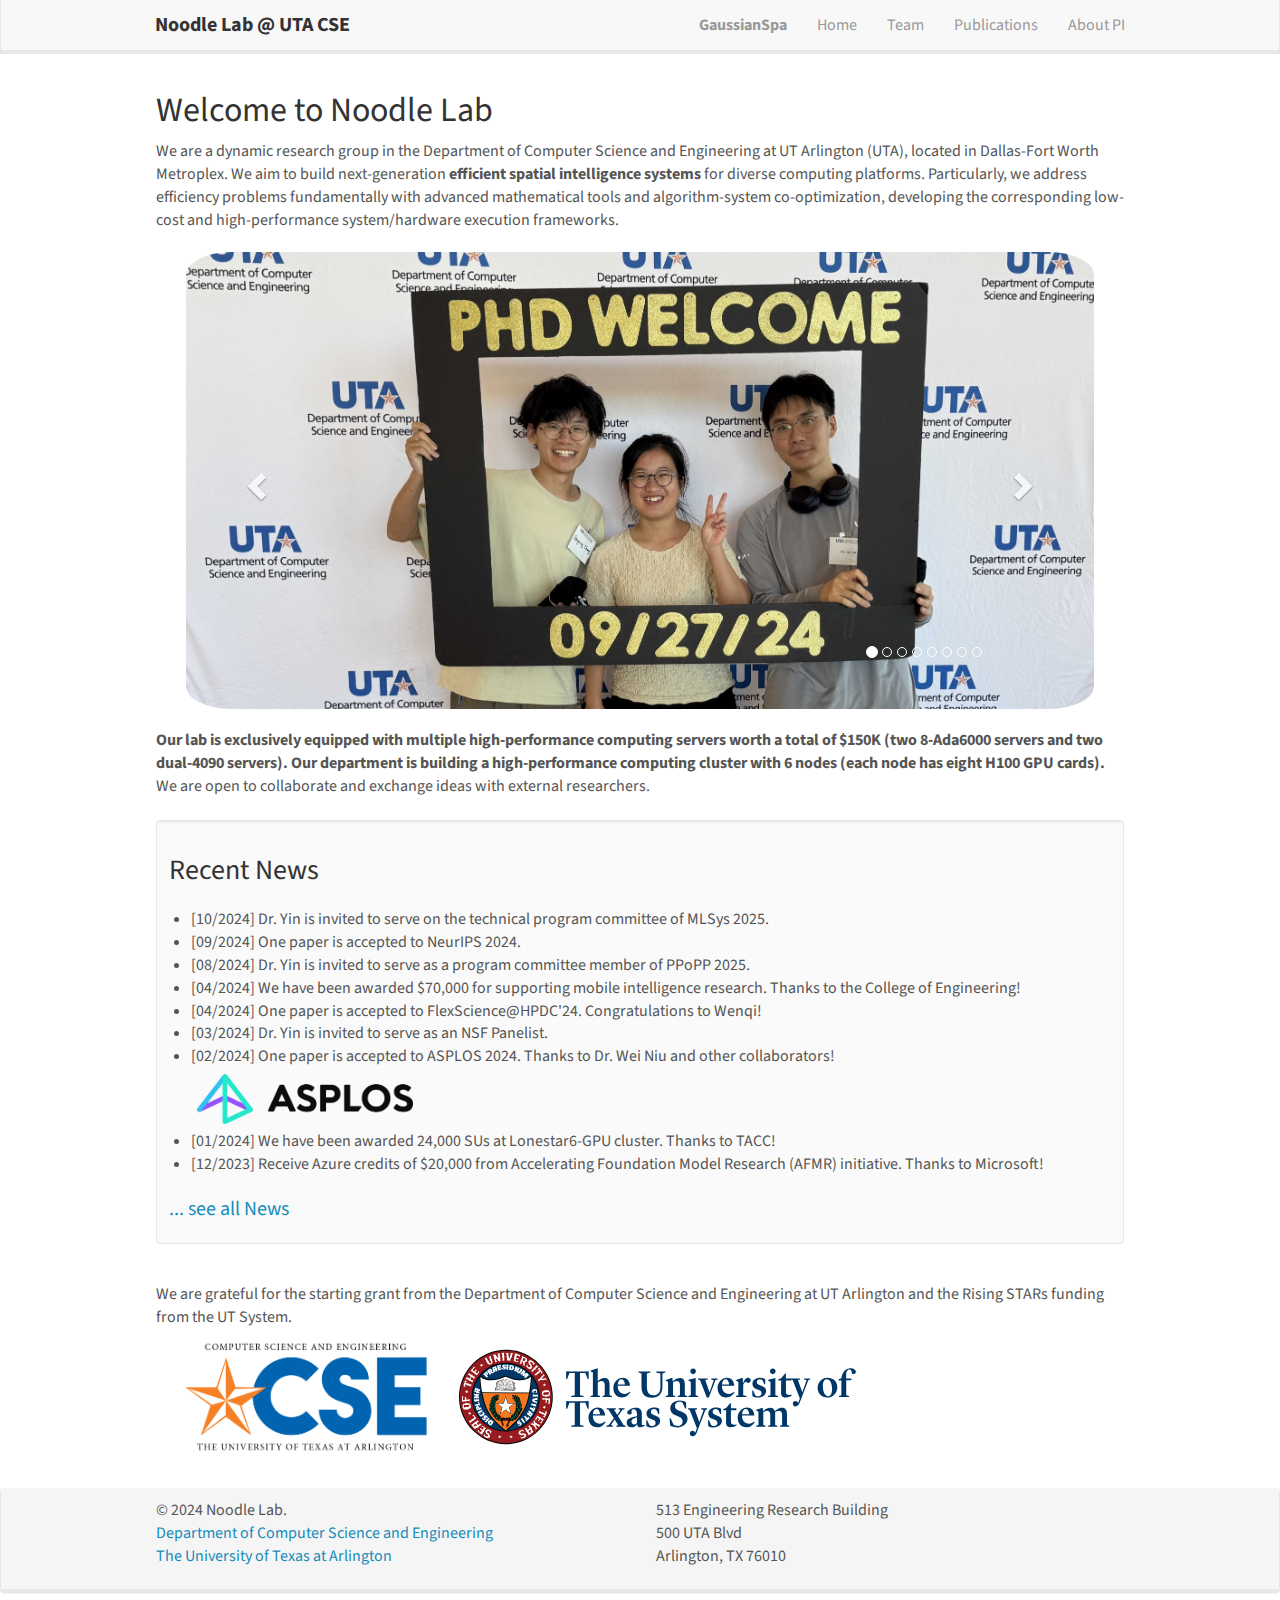
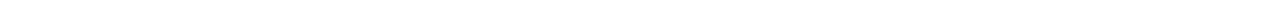
<file: index.html>
<!DOCTYPE html>
<html>

  <head>
  <meta charset="utf-8">
  <meta http-equiv="X-UA-Compatible" content="IE=edge">
  <meta name="viewport" content="width=device-width, initial-scale=1">
  <title>Home - Noodle Lab</title>
  <meta name="description" content="Noodle Lab at the University of Texas at Arlington">
  <link rel="stylesheet" href="/css/main.css">
  <link rel="canonical" href="/">
<link rel="shortcut icon" type ="image/x-icon" href="/images/favicon.ico">



</head>


  <body>

    <div class="navbar navbar-default navbar-fixed-top" role="navigation">
  <div class="container-fluid">
	<div class="navbar-header">
	  <button type="button" class="navbar-toggle collapsed" data-toggle="collapse" data-target="#navbar-collapse-1" aria-expanded="false">
		<span class="sr-only">Toggle navigation</span>
		<span class="icon-bar"></span>
		<span class="icon-bar"></span>
		<span class="icon-bar"></span>
	  </button>
	
    <a class="navbar-brand" href="/"><b>Noodle Lab @ UTA CSE</b></a>
	</div>
	<div class="collapse navbar-collapse" id="navbar-collapse-1">
	  <ul class="nav navbar-nav navbar-right">
		<li><a href="https://gaussianspa.github.io/"><b>GaussianSpa</b></a></li>
		<li><a href="/">Home</a></li>	
		<li><a href="/team">Team</a></li>
		<!-- <li><a href="/research">Research</a></li> -->
		<li><a href="/publications">Publications</a></li>
		<li><a href="/about">About PI</a></li>
	  </ul>
	</div>
  </div>
</div>


    <div class="container-fluid">
      <div class="row">
          <div id="homeid" class="col-sm-12">
	<h2 id="welcome-to-noodle-lab">Welcome to Noodle Lab</h2>

<p>We are a dynamic research group in the Department of Computer Science and Engineering at UT Arlington (UTA), located in Dallas-Fort Worth Metroplex. We aim to build next-generation <strong>efficient spatial intelligence systems</strong> for diverse computing platforms. Particularly, we address efficiency problems fundamentally with advanced mathematical tools and algorithm-system co-optimization, developing the corresponding low-cost and high-performance system/hardware execution frameworks.</p>

<div id="carousel" class="carousel slide" data-ride="carousel" data-interval="2400" data-pause="hover">
    <!-- Menu -->
    
    <ol class="carousel-indicators">
        <li data-target="#carousel" data-slide-to="0" class="active"></li>
        <li data-target="#carousel" data-slide-to="1"></li>
        <li data-target="#carousel" data-slide-to="2"></li>
        <li data-target="#carousel" data-slide-to="3"></li>
        <li data-target="#carousel" data-slide-to="4"></li>
        <li data-target="#carousel" data-slide-to="5"></li>
        <li data-target="#carousel" data-slide-to="6"></li>
        <li data-target="#carousel" data-slide-to="7"></li>
    </ol>

    <!-- Items -->
    <div class="carousel-inner">
        <div class="item active">
            <img src="/images/slider/welcome.jpg" alt="Slide 1" />
        </div>
        <div class="item">
            <img src="/images/slider/erb3.jpg" alt="Slide 2" />
        </div>
        <div class="item">
            <img src="/images/slider/group-meeting.jpg" alt="Slide 3" />
        </div>
        <div class="item">
            <img src="/images/slider/servers.jpg" alt="Slide 4" />
        </div> 
        <div class="item">
            <img src="/images/slider/erb2.jpg" alt="Slide 5" />
        </div>
        <div class="item">
            <img src="/images/slider/present1.jpg" alt="Slide 6" />
        </div>
        <div class="item">
            <img src="/images/slider/erb1.jpg" alt="Slide 7" />
        </div>     
        <div class="item">
            <img src="/images/slider/seminar.jpg" alt="Slide 8" />
        </div>  
    </div>
  <a class="left carousel-control" href="#carousel" role="button" data-slide="prev">
    <span class="glyphicon glyphicon-chevron-left" aria-hidden="true"></span>
    <span class="sr-only">Previous</span>
  </a>
  <a class="right carousel-control" href="#carousel" role="button" data-slide="next">
    <span class="glyphicon glyphicon-chevron-right" aria-hidden="true"></span>
    <span class="sr-only">Next</span>
  </a>
</div>

<p><strong>Our lab is exclusively equipped with multiple high-performance computing servers worth a total of $150K (two 8-Ada6000 servers and two dual-4090 servers). Our department is building a high-performance computing cluster with 6 nodes (each node has eight H100 GPU cards).</strong> We are open to collaborate and exchange ideas with external researchers.</p>

<p><!-- **We are looking for passionate and self-motivated PhD students to join our lab! See [openings](/openings).** --></p>

<!-- We are grateful for funding from Leiden University, [NWO](www.nwo.nl) ([Vidi talent scheme](http://www.nwo.nl/en/research-and-results/programmes/Talent+Scheme) and the [Frontiers in Nanoscience program](https://www.universiteitleiden.nl/en/research/research-projects/science/frontiers-of-nanoscience-nanofront)), and from an [ERC starting grant](https://erc.europa.eu/funding/starting-grants).

<figure class="fourth">
  <img src="/images/logopic/Logo_Leiden.jpg" style="width: 210px">
  <img src="/images/logopic/Logo_Nanofront.jpg" style="width: 110px">
  <img src="/images/logopic/Logo_NWO.jpg" style="width: 120px">
  <img src="/images/logopic/Logo_ERC.jpg" style="width: 110px">
</figure> -->

  </div>
  <div id="newsid" class="col-sm-12" >
	
<div class="well">
<h3>Recent News</h3>

<ul id="newsid">

<!-- [10/2024]<p>Dr. Yin is invited to serve on the technical program committee of MLSys 2025.</p>
 -->
  <li>[10/2024]  Dr. Yin is invited to serve on the technical program committee of MLSys 2025.</li>

<!-- [09/2024]<p>One paper is accepted to NeurIPS 2024.</p>
 -->
  <li>[09/2024]  One paper is accepted to NeurIPS 2024. </li>

<!-- [08/2024]<p>Dr. Yin is invited to serve as a program committee member of PPoPP 2025.</p>
 -->
  <li>[08/2024]  Dr. Yin is invited to serve as a program committee member of PPoPP 2025.</li>

<!-- [04/2024]<p>We have been awarded $70,000 for supporting mobile intelligence research. Thanks to the College of Engineering!</p>
 -->
  <li>[04/2024]  We have been awarded $70,000 for supporting mobile intelligence research. Thanks to the College of Engineering!</li>

<!-- [04/2024]<p>One paper is accepted to FlexScience@HPDC’24. Congratulations to Wenqi!</p>
 -->
  <li>[04/2024]  One paper is accepted to FlexScience@HPDC'24. Congratulations to Wenqi!</li>

<!-- [03/2024]<p>Dr. Yin is invited to serve as an NSF Panelist.</p>
 -->
  <li>[03/2024]  Dr. Yin is invited to serve as an NSF Panelist.</li>

<!-- [02/2024]<p>One paper is accepted to ASPLOS 2024. Thanks to Dr. Wei Niu and other collaborators! <img src="/images/newspic/asplos.png" class="img-responsive" style="max-height: 50px" /></p>
 -->
  <li>[02/2024]  One paper is accepted to ASPLOS 2024. Thanks to Dr. Wei Niu and other collaborators! <img src='/images/newspic/asplos.png' class='img-responsive' style='max-height: 50px' /></li>

<!-- [01/2024]<p>We have been awarded 24,000 SUs at Lonestar6-GPU cluster. Thanks to TACC!</p>
 -->
  <li>[01/2024]  We have been awarded 24,000 SUs at Lonestar6-GPU cluster. Thanks to TACC!</li>

<!-- [12/2023]<p>Receive Azure credits of $20,000 from Accelerating Foundation Model Research (AFMR) initiative. Thanks to Microsoft!</p>
 -->
  <li>[12/2023]  Receive Azure credits of $20,000 from Accelerating Foundation Model Research (AFMR) initiative. Thanks to Microsoft!</li>

</ul>
<h4><a href="/allnews.html">... see all News</a></h4>

    </div>

  </div>

  <div id="homeid" class="col-sm-12">
    
<br>
We are grateful for the starting grant from the Department of Computer Science and Engineering at UT Arlington and the Rising STARs funding from the UT System.
<figure class="fourth">
  <img src="/images/logopic/CSE_tshirtdesign_Sebastian_Klingler.png" style="width: 300px">
  <img src="/images/logopic/uts-logo-primary-web-0923.svg" style="width: 400px">

</figure>
<br>

  </div>
      </div>
    </div>

    <div id="footer" class="panel">
  <div class="panel-footer">
	<div class="container-fluid">
	  <div class="row">
		<div class="col-sm-6">

		  <p>&copy 2024 Noodle Lab. <br />
			<a href="https://www.uta.edu/academics/schools-colleges/engineering/academics/departments/cse">Department of Computer Science and Engineering</a> <br />
			<a href="https://www.uta.edu/">The University of Texas at Arlington</a></p>


		   <p>  </p><p>


		</div>
		<div class="col-sm-6">
		  513 Engineering Research Building<br />
		  500 UTA Blvd <br /> 
		  Arlington, TX 76010 <br />
            <!-- (<a href="https://goo.gl/maps/H2RjutkyoUH2">Maps</a>, <a href="http://www.physics.leidenuniv.nl/travel-directions">Directions</a>) -->
		</div>
	  </div>
	</div>
  </div>
</div>

<script src="https://ajax.googleapis.com/ajax/libs/jquery/1.11.3/jquery.min.js"></script>
<script src="/js/bootstrap.min.js"></script>


  </body>

</html>
</file>
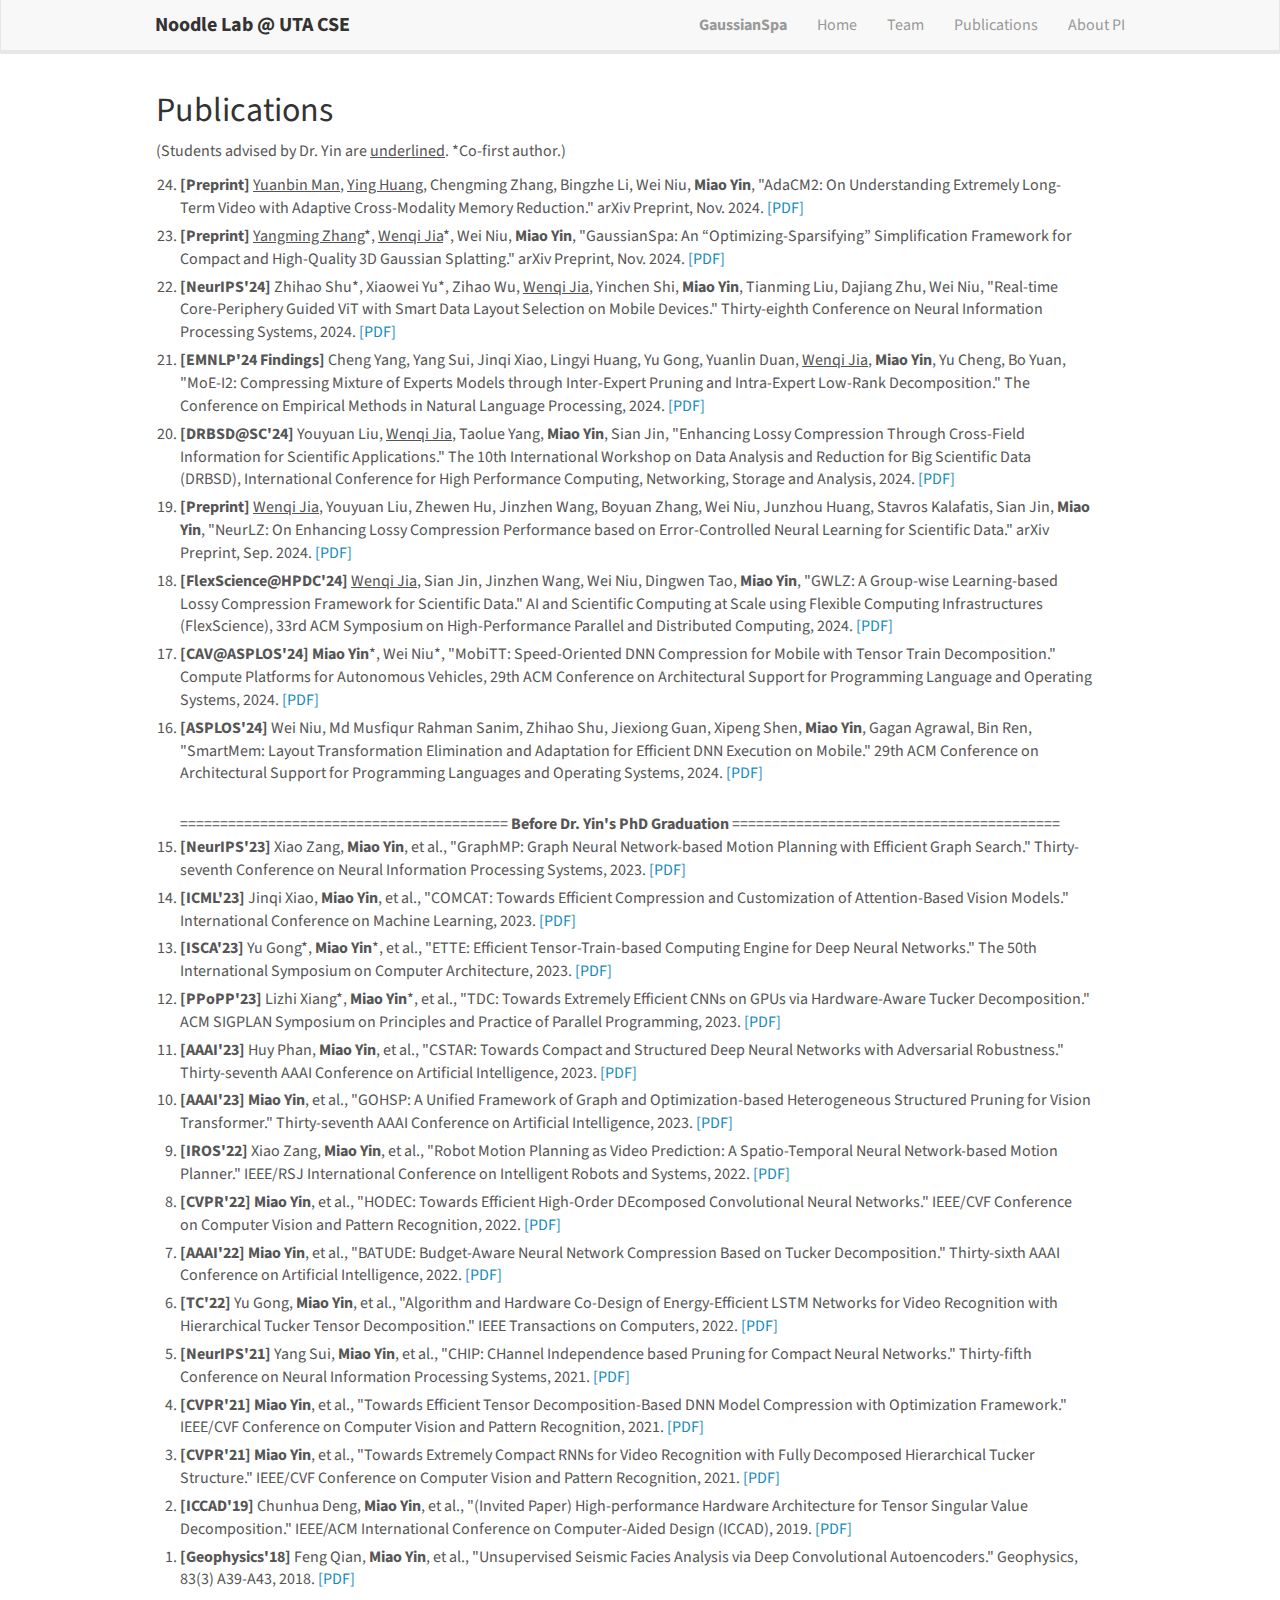
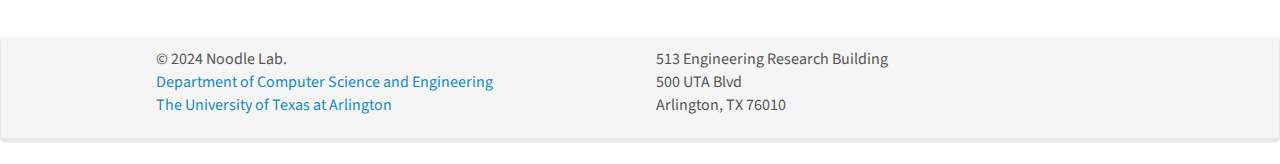
<file: publications/index.html>
<!DOCTYPE html>
<html>

  <head>
  <meta charset="utf-8">
  <meta http-equiv="X-UA-Compatible" content="IE=edge">
  <meta name="viewport" content="width=device-width, initial-scale=1">
  <title>Publications - Noodle Lab</title>
  <meta name="description" content="Noodle Lab -- Publications.">
  <link rel="stylesheet" href="/css/main.css">
  <link rel="canonical" href="/publications/">
<link rel="shortcut icon" type ="image/x-icon" href="/images/favicon.ico">



</head>


  <body>

    <div class="navbar navbar-default navbar-fixed-top" role="navigation">
  <div class="container-fluid">
	<div class="navbar-header">
	  <button type="button" class="navbar-toggle collapsed" data-toggle="collapse" data-target="#navbar-collapse-1" aria-expanded="false">
		<span class="sr-only">Toggle navigation</span>
		<span class="icon-bar"></span>
		<span class="icon-bar"></span>
		<span class="icon-bar"></span>
	  </button>
	
    <a class="navbar-brand" href="/"><b>Noodle Lab @ UTA CSE</b></a>
	</div>
	<div class="collapse navbar-collapse" id="navbar-collapse-1">
	  <ul class="nav navbar-nav navbar-right">
		<li><a href="https://gaussianspa.github.io/"><b>GaussianSpa</b></a></li>
		<li><a href="/">Home</a></li>	
		<li><a href="/team">Team</a></li>
		<!-- <li><a href="/research">Research</a></li> -->
		<li><a href="/publications">Publications</a></li>
		<li><a href="/about">About PI</a></li>
	  </ul>
	</div>
  </div>
</div>


    <div class="container-fluid">
      <div class="row">
        <div id="gridid" class="col-sm-12">
  <!-- ## Highlights -->

<div id="pub">
  <h2 id="publications">Publications</h2>
  <!-- <a href="https://scholar.google.com/citations?user=ILDdu98AAAAJ">Google Scholar</a> -->

  <p>(Students advised by Dr. Yin are <u>underlined</u>. *Co-first author.)</p>
  <ol reversed="">

  <li><strong>[Preprint]</strong> <u>Yuanbin Man</u>, <u>Ying Huang</u>, Chengming Zhang, Bingzhe Li, Wei Niu, <b>Miao Yin</b>, "AdaCM2: On Understanding Extremely Long-Term Video with Adaptive Cross-Modality Memory Reduction." arXiv Preprint, Nov. 2024. <a href="https://arxiv.org/abs/2411.12593">[PDF]</a>
  <br />
  </li>



  <li><strong>[Preprint]</strong> <u>Yangming Zhang</u>*, <u>Wenqi Jia</u>*, Wei Niu, <b>Miao Yin</b>, "GaussianSpa: An “Optimizing-Sparsifying” Simplification Framework for Compact and High-Quality 3D Gaussian Splatting." arXiv Preprint, Nov. 2024. <a href="https://arxiv.org/abs/2411.06019">[PDF]</a>
  <br />
  </li>



  <li><strong>[NeurIPS'24]</strong> Zhihao Shu*, Xiaowei Yu*, Zihao Wu, <u>Wenqi Jia</u>, Yinchen Shi, <b>Miao Yin</b>, Tianming Liu, Dajiang Zhu, Wei Niu, "Real-time Core-Periphery Guided ViT with Smart Data Layout Selection on Mobile Devices." Thirty-eighth Conference on Neural Information Processing Systems, 2024. <a href="https://openreview.net/pdf?id=lD7ziaMHbf">[PDF]</a>
  <br />
  </li>



  <li><strong>[EMNLP'24 Findings]</strong> Cheng Yang, Yang Sui, Jinqi Xiao, Lingyi Huang, Yu Gong, Yuanlin Duan, <u>Wenqi Jia</u>, <b>Miao Yin</b>, Yu Cheng, Bo Yuan, "MoE-I2: Compressing Mixture of Experts Models through Inter-Expert Pruning and Intra-Expert Low-Rank Decomposition." The Conference on Empirical Methods in Natural Language Processing, 2024. <a href="https://arxiv.org/abs/2411.01016">[PDF]</a>
  <br />
  </li>



  <li><strong>[DRBSD@SC'24]</strong> Youyuan Liu, <u>Wenqi Jia</u>, Taolue Yang, <b>Miao Yin</b>, Sian Jin, "Enhancing Lossy Compression Through Cross-Field Information for Scientific Applications." The 10th International Workshop on Data Analysis and Reduction for Big Scientific Data (DRBSD), International Conference for High Performance Computing, Networking, Storage and Analysis, 2024. <a href="https://arxiv.org/abs/2409.18295">[PDF]</a>
  <br />
  </li>



  <li><strong>[Preprint]</strong> <u>Wenqi Jia</u>, Youyuan Liu, Zhewen Hu, Jinzhen Wang, Boyuan Zhang, Wei Niu, Junzhou Huang, Stavros Kalafatis, Sian Jin, <b>Miao Yin</b>, "NeurLZ: On Enhancing Lossy Compression Performance based on Error-Controlled Neural Learning for Scientific Data." arXiv Preprint, Sep. 2024. <a href="https://arxiv.org/abs/2409.05785">[PDF]</a>
  <br />
  </li>



  <li><strong>[FlexScience@HPDC'24]</strong> <u>Wenqi Jia</u>, Sian Jin, Jinzhen Wang, Wei Niu, Dingwen Tao, <b>Miao Yin</b>, "GWLZ: A Group-wise Learning-based Lossy Compression Framework for Scientific Data." AI and Scientific Computing at Scale using Flexible Computing Infrastructures (FlexScience), 33rd ACM Symposium on High-Performance Parallel and Distributed Computing, 2024. <a href="https://arxiv.org/pdf/2404.13470">[PDF]</a>
  <br />
  </li>



  <li><strong>[CAV@ASPLOS'24]</strong> <b>Miao Yin</b>*, Wei Niu*, "MobiTT: Speed-Oriented DNN Compression for Mobile with Tensor Train Decomposition." Compute Platforms for Autonomous Vehicles, 29th ACM Conference on Architectural Support for Programming Language and Operating Systems, 2024. <a href="">[PDF]</a>
  <br />
  </li>



  <li><strong>[ASPLOS'24]</strong> Wei Niu, Md Musfiqur Rahman Sanim, Zhihao Shu, Jiexiong Guan, Xipeng Shen, <b>Miao Yin</b>, Gagan Agrawal, Bin Ren, "SmartMem: Layout Transformation Elimination and Adaptation for Efficient DNN Execution on Mobile." 29th ACM Conference on Architectural Support for Programming Languages and Operating Systems, 2024. <a href="https://arxiv.org/pdf/2404.13528">[PDF]</a>
  <br />
  </li>
<br />
========================================= <b>Before Dr. Yin's PhD Graduation</b> =========================================<br />



  <li><strong>[NeurIPS'23]</strong> Xiao Zang, <b>Miao Yin</b>, et al., "GraphMP: Graph Neural Network-based Motion Planning with Efficient Graph Search." Thirty-seventh Conference on Neural Information Processing Systems, 2023. <a href="https://openreview.net/pdf?id=cQdc9Dyk4i">[PDF]</a>
  <br />
  </li>



  <li><strong>[ICML'23]</strong> Jinqi Xiao, <b>Miao Yin</b>, et al., "COMCAT: Towards Efficient Compression and Customization of Attention-Based Vision Models." International Conference on Machine Learning, 2023. <a href="https://arxiv.org/pdf/2305.17235.pdf">[PDF]</a>
  <br />
  </li>



  <li><strong>[ISCA'23]</strong> Yu Gong*, <b>Miao Yin</b>*, et al., "ETTE: Efficient Tensor-Train-based Computing Engine for Deep Neural Networks." The 50th International Symposium on Computer Architecture, 2023. <a href="https://dl.acm.org/doi/abs/10.1145/3579371.3589103">[PDF]</a>
  <br />
  </li>



  <li><strong>[PPoPP'23]</strong> Lizhi Xiang*, <b>Miao Yin</b>*, et al., "TDC: Towards Extremely Efficient CNNs on GPUs via Hardware-Aware Tucker Decomposition." ACM SIGPLAN Symposium on Principles and Practice of Parallel Programming, 2023. <a href="https://dl.acm.org/doi/abs/10.1145/3572848.3577478">[PDF]</a>
  <br />
  </li>



  <li><strong>[AAAI'23]</strong> Huy Phan, <b>Miao Yin</b>, et al., "CSTAR: Towards Compact and Structured Deep Neural Networks with Adversarial Robustness." Thirty-seventh AAAI Conference on Artificial Intelligence, 2023. <a href="https://ojs.aaai.org/index.php/AAAI/article/view/25299/25071">[PDF]</a>
  <br />
  </li>



  <li><strong>[AAAI'23]</strong> <b>Miao Yin</b>, et al., "GOHSP: A Unified Framework of Graph and Optimization-based Heterogeneous Structured Pruning for Vision Transformer." Thirty-seventh AAAI Conference on Artificial Intelligence, 2023. <a href="https://arxiv.org/pdf/2301.05345">[PDF]</a>
  <br />
  </li>



  <li><strong>[IROS'22]</strong> Xiao Zang, <b>Miao Yin</b>, et al., "Robot Motion Planning as Video Prediction: A Spatio-Temporal Neural Network-based Motion Planner." IEEE/RSJ International Conference on Intelligent Robots and Systems, 2022. <a href="https://arxiv.org/pdf/2208.11287">[PDF]</a>
  <br />
  </li>



  <li><strong>[CVPR'22]</strong> <b>Miao Yin</b>, et al., "HODEC: Towards Efficient High-Order DEcomposed Convolutional Neural Networks." IEEE/CVF Conference on Computer Vision and Pattern Recognition, 2022. <a href="http://openaccess.thecvf.com/content/CVPR2022/papers/Yin_HODEC_Towards_Efficient_High-Order_DEcomposed_Convolutional_Neural_Networks_CVPR_2022_paper.pdf">[PDF]</a>
  <br />
  </li>



  <li><strong>[AAAI'22]</strong> <b>Miao Yin</b>, et al., "BATUDE: Budget-Aware Neural Network Compression Based on Tucker Decomposition." Thirty-sixth AAAI Conference on Artificial Intelligence, 2022. <a href="https://ojs.aaai.org/index.php/AAAI/article/download/20869/20628">[PDF]</a>
  <br />
  </li>



  <li><strong>[TC'22]</strong> Yu Gong, <b>Miao Yin</b>, et al., "Algorithm and Hardware Co-Design of Energy-Efficient LSTM Networks for Video Recognition with Hierarchical Tucker Tensor Decomposition." IEEE Transactions on Computers, 2022. <a href="https://ieeexplore.ieee.org/abstract/document/9913653">[PDF]</a>
  <br />
  </li>



  <li><strong>[NeurIPS'21]</strong> Yang Sui, <b>Miao Yin</b>, et al., "CHIP: CHannel Independence based Pruning for Compact Neural Networks." Thirty-fifth Conference on Neural Information Processing Systems, 2021. <a href="https://proceedings.neurips.cc/paper/2021/file/ce6babd060aa46c61a5777902cca78af-Paper.pdf">[PDF]</a>
  <br />
  </li>



  <li><strong>[CVPR'21]</strong> <b>Miao Yin</b>, et al., "Towards Efficient Tensor Decomposition-Based DNN Model Compression with Optimization Framework." IEEE/CVF Conference on Computer Vision and Pattern Recognition, 2021. <a href="https://arxiv.org/pdf/2107.12422.pdf">[PDF]</a>
  <br />
  </li>



  <li><strong>[CVPR'21]</strong> <b>Miao Yin</b>, et al., "Towards Extremely Compact RNNs for Video Recognition with Fully Decomposed Hierarchical Tucker Structure." IEEE/CVF Conference on Computer Vision and Pattern Recognition, 2021. <a href="https://openaccess.thecvf.com/content/CVPR2021/papers/Yin_Towards_Extremely_Compact_RNNs_for_Video_Recognition_With_Fully_Decomposed_CVPR_2021_paper.pdf">[PDF]</a>
  <br />
  </li>



  <li><strong>[ICCAD'19]</strong> Chunhua Deng, <b>Miao Yin</b>, et al., "(Invited Paper) High-performance Hardware Architecture for Tensor Singular Value Decomposition." IEEE/ACM International Conference on Computer-Aided Design (ICCAD), 2019. <a href="https://par.nsf.gov/servlets/purl/10183834">[PDF]</a>
  <br />
  </li>



  <li><strong>[Geophysics'18]</strong> Feng Qian, <b>Miao Yin</b>, et al., "Unsupervised Seismic Facies Analysis via Deep Convolutional Autoencoders." Geophysics, 83(3) A39-A43, 2018. <a href="https://pubs.geoscienceworld.org/geophysics/article/83/3/A39/531080">[PDF]</a>
  <br />
  </li>



</ol>
</div>
<p><br /></p>

</div>

      </div>
    </div>

    <div id="footer" class="panel">
  <div class="panel-footer">
	<div class="container-fluid">
	  <div class="row">
		<div class="col-sm-6">

		  <p>&copy 2024 Noodle Lab. <br />
			<a href="https://www.uta.edu/academics/schools-colleges/engineering/academics/departments/cse">Department of Computer Science and Engineering</a> <br />
			<a href="https://www.uta.edu/">The University of Texas at Arlington</a></p>


		   <p>  </p><p>


		</div>
		<div class="col-sm-6">
		  513 Engineering Research Building<br />
		  500 UTA Blvd <br /> 
		  Arlington, TX 76010 <br />
            <!-- (<a href="https://goo.gl/maps/H2RjutkyoUH2">Maps</a>, <a href="http://www.physics.leidenuniv.nl/travel-directions">Directions</a>) -->
		</div>
	  </div>
	</div>
  </div>
</div>

<script src="https://ajax.googleapis.com/ajax/libs/jquery/1.11.3/jquery.min.js"></script>
<script src="/js/bootstrap.min.js"></script>


  </body>

</html>
</file>
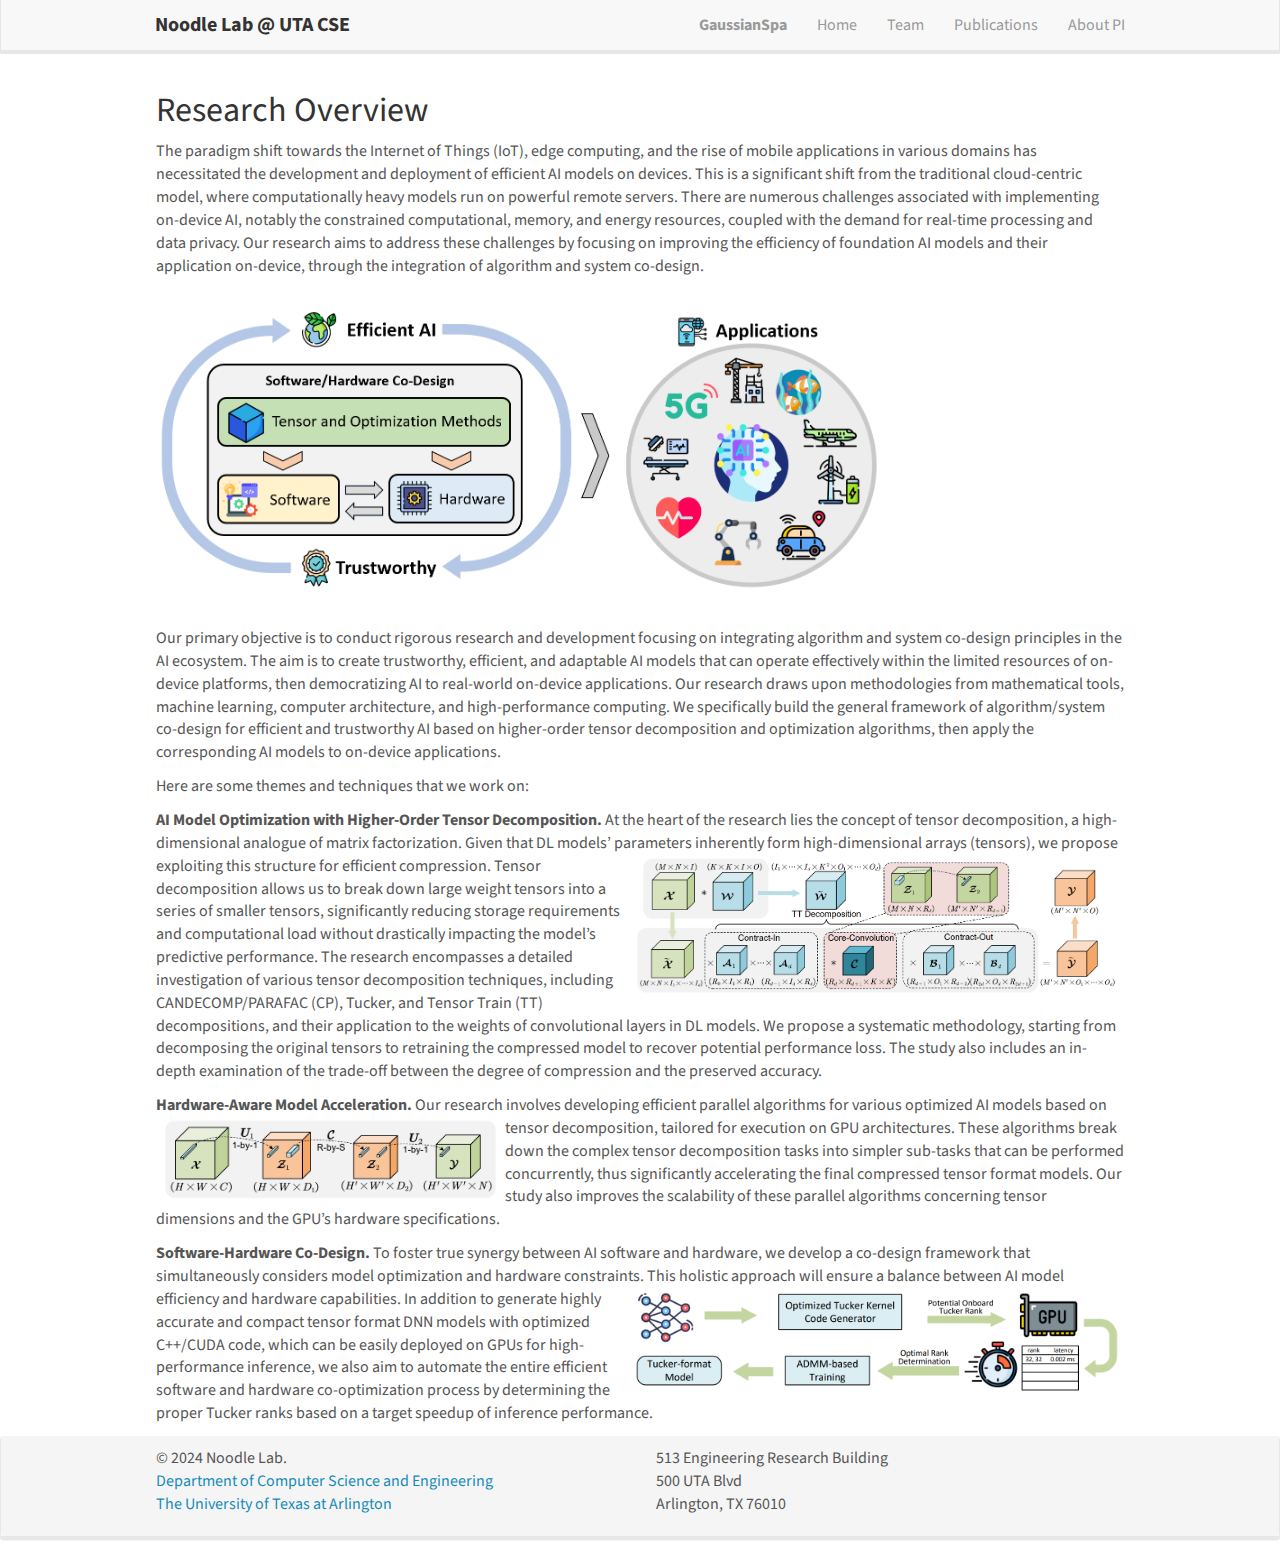
<file: research/index.html>
<!DOCTYPE html>
<html>

  <head>
  <meta charset="utf-8">
  <meta http-equiv="X-UA-Compatible" content="IE=edge">
  <meta name="viewport" content="width=device-width, initial-scale=1">
  <title>Research - Noodle Lab</title>
  <meta name="description" content="Noodle Lab -- Research">
  <link rel="stylesheet" href="/css/main.css">
  <link rel="canonical" href="/research/">
<link rel="shortcut icon" type ="image/x-icon" href="/images/favicon.ico">



</head>


  <body>

    <div class="navbar navbar-default navbar-fixed-top" role="navigation">
  <div class="container-fluid">
	<div class="navbar-header">
	  <button type="button" class="navbar-toggle collapsed" data-toggle="collapse" data-target="#navbar-collapse-1" aria-expanded="false">
		<span class="sr-only">Toggle navigation</span>
		<span class="icon-bar"></span>
		<span class="icon-bar"></span>
		<span class="icon-bar"></span>
	  </button>
	
    <a class="navbar-brand" href="/"><b>Noodle Lab @ UTA CSE</b></a>
	</div>
	<div class="collapse navbar-collapse" id="navbar-collapse-1">
	  <ul class="nav navbar-nav navbar-right">
		<li><a href="https://gaussianspa.github.io/"><b>GaussianSpa</b></a></li>
		<li><a href="/">Home</a></li>	
		<li><a href="/team">Team</a></li>
		<!-- <li><a href="/research">Research</a></li> -->
		<li><a href="/publications">Publications</a></li>
		<li><a href="/about">About PI</a></li>
	  </ul>
	</div>
  </div>
</div>


    <div class="container-fluid">
      <div class="row">
        <div id="textid" class="col-sm-12">
  <h2 id="research-overview">Research Overview</h2>

<p>The paradigm shift towards the Internet of Things (IoT), edge computing, and the rise of mobile applications in various domains has necessitated the development and deployment of efficient AI models on devices. This is a significant shift from the traditional cloud-centric model, where computationally heavy models run on powerful remote servers. There are numerous challenges associated with implementing on-device AI, notably the constrained computational, memory, and energy resources, coupled with the demand for real-time processing and data privacy. Our research aims to address these challenges by focusing on improving the efficiency of foundation AI models and their application on-device, through the integration of algorithm and system co-design.</p>

<p><img src="/images/respic/research-overview.png" alt="" style="width: 75%;" /></p>

<p>Our primary objective is to conduct rigorous research and development focusing on integrating algorithm and system co-design principles in the AI ecosystem. The aim is to create trustworthy, efficient, and adaptable AI models that can operate effectively within the limited resources of on-device platforms, then democratizing AI to real-world on-device applications. Our research draws upon methodologies from mathematical tools, machine learning, computer architecture, and high-performance computing. We specifically build the general framework of algorithm/system co-design for efficient and trustworthy AI based on higher-order tensor decomposition and optimization algorithms, then apply the corresponding AI models to on-device applications.</p>

<p>Here are some themes and techniques that we work on:</p>

<p><strong>AI Model Optimization with Higher-Order Tensor Decomposition.</strong> At the heart of the research lies the concept of tensor decomposition, a high-dimensional analogue of matrix factorization. Given that DL models’ parameters inherently form high-dimensional arrays (tensors), we propose exploiting this structure for efficient compression. <img src="/images/respic/research-tensor.png" alt="" style="width: 50%; float:right; margin:0px 5px 5px 5px" /> Tensor decomposition allows us to break down large weight tensors into a series of smaller tensors, significantly reducing storage requirements and computational load without drastically impacting the model’s predictive performance. 
The research encompasses a detailed investigation of various tensor decomposition techniques, including CANDECOMP/PARAFAC (CP), Tucker, and Tensor Train (TT) decompositions, and their application to the weights of convolutional layers in DL models. We propose a systematic methodology, starting from decomposing the original tensors to retraining the compressed model to recover potential performance loss. The study also includes an in-depth examination of the trade-off between the degree of compression and the preserved accuracy.</p>

<p><strong>Hardware-Aware Model Acceleration.</strong> Our research involves developing efficient parallel algorithms for various optimized AI models based on tensor decomposition, tailored for execution on GPU architectures.  <img src="/images/respic/research-tucker.png" alt="" style="width: 35%; float:left; margin:0px 5px 5px 5px" /> These algorithms break down the complex tensor decomposition tasks into simpler sub-tasks that can be performed concurrently, thus significantly accelerating the final compressed tensor format models. Our study also improves the scalability of these parallel algorithms concerning tensor dimensions and the GPU’s hardware specifications.</p>

<p><strong>Software-Hardware Co-Design.</strong> To foster true synergy between AI software and hardware, we develop a co-design framework that simultaneously considers model optimization and hardware constraints. <img src="/images/respic/research-tdc.png" alt="" style="width: 50%; float:right; margin:0px 5px 5px 5px" />This holistic approach will ensure a balance between AI model efficiency and hardware capabilities.  In addition to generate highly accurate and compact tensor format DNN models with optimized C++/CUDA code, which can be easily deployed on GPUs for high-performance inference, we also aim to automate the entire efficient software and hardware co-optimization process by determining the proper Tucker ranks based on a target speedup of inference performance.</p>


</div>

      </div>
    </div>

    <div id="footer" class="panel">
  <div class="panel-footer">
	<div class="container-fluid">
	  <div class="row">
		<div class="col-sm-6">

		  <p>&copy 2024 Noodle Lab. <br />
			<a href="https://www.uta.edu/academics/schools-colleges/engineering/academics/departments/cse">Department of Computer Science and Engineering</a> <br />
			<a href="https://www.uta.edu/">The University of Texas at Arlington</a></p>


		   <p>  </p><p>


		</div>
		<div class="col-sm-6">
		  513 Engineering Research Building<br />
		  500 UTA Blvd <br /> 
		  Arlington, TX 76010 <br />
            <!-- (<a href="https://goo.gl/maps/H2RjutkyoUH2">Maps</a>, <a href="http://www.physics.leidenuniv.nl/travel-directions">Directions</a>) -->
		</div>
	  </div>
	</div>
  </div>
</div>

<script src="https://ajax.googleapis.com/ajax/libs/jquery/1.11.3/jquery.min.js"></script>
<script src="/js/bootstrap.min.js"></script>


  </body>

</html>
</file>
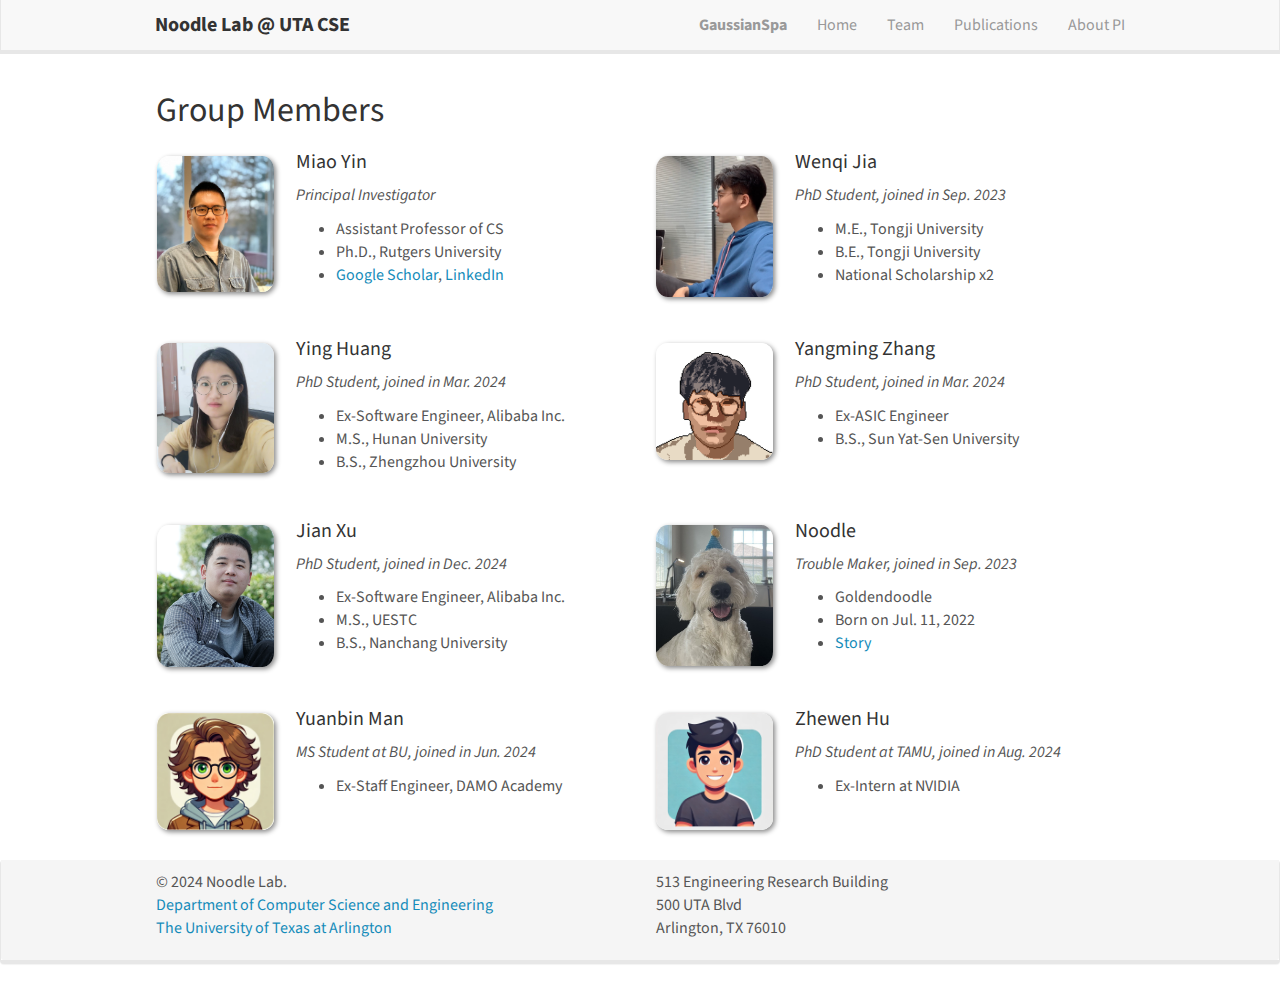
<file: team/index.html>
<!DOCTYPE html>
<html>

  <head>
  <meta charset="utf-8">
  <meta http-equiv="X-UA-Compatible" content="IE=edge">
  <meta name="viewport" content="width=device-width, initial-scale=1">
  <title>Team - Noodle Lab</title>
  <meta name="description" content="Noodle Lab: Team members">
  <link rel="stylesheet" href="/css/main.css">
  <link rel="canonical" href="/team/">
<link rel="shortcut icon" type ="image/x-icon" href="/images/favicon.ico">



</head>


  <body>

    <div class="navbar navbar-default navbar-fixed-top" role="navigation">
  <div class="container-fluid">
	<div class="navbar-header">
	  <button type="button" class="navbar-toggle collapsed" data-toggle="collapse" data-target="#navbar-collapse-1" aria-expanded="false">
		<span class="sr-only">Toggle navigation</span>
		<span class="icon-bar"></span>
		<span class="icon-bar"></span>
		<span class="icon-bar"></span>
	  </button>
	
    <a class="navbar-brand" href="/"><b>Noodle Lab @ UTA CSE</b></a>
	</div>
	<div class="collapse navbar-collapse" id="navbar-collapse-1">
	  <ul class="nav navbar-nav navbar-right">
		<li><a href="https://gaussianspa.github.io/"><b>GaussianSpa</b></a></li>
		<li><a href="/">Home</a></li>	
		<li><a href="/team">Team</a></li>
		<!-- <li><a href="/research">Research</a></li> -->
		<li><a href="/publications">Publications</a></li>
		<li><a href="/about">About PI</a></li>
	  </ul>
	</div>
  </div>
</div>


    <div class="container-fluid">
      <div class="row">
        <div id="gridid" class="col-sm-12">
  <h2 id="group-members">Group Members</h2>

<p><!-- **We are  looking for new PhD students, Postdocs, and Master students to join the team** [(see openings)](/vacancies) **!** --></p>

<!-- Jump to [staff](#staff), [master and bachelor students](#master-and-bachelor-students), [alumni](#alumni), [administrative support](#administrative-support), [lab visitors](#lab-visitors). -->

<div class="row">

  <div class="col-sm-6 clearfix">
    <p><img src="/images/teampic/miao1.jpg" class="img-responsive" width="25%" style="float: left" /></p>
    <h4>Miao Yin</h4>
    <p><i>Principal Investigator <!--<br>email: <miao.yin@uta.edu></i> --></i></p>
    <ul style="overflow: hidden">

  

  

  
  <li> Assistant Professor of CS </li>
  <li> Ph.D., Rutgers University </li>
  <li> <a href="https://scholar.google.com/citations?user=ILDdu98AAAAJ">Google Scholar</a>, <a href="https://www.linkedin.com/in/miao-yin-55ab64170/">LinkedIn</a> </li>
  

  

  

  </ul>
  </div>

  <div class="col-sm-6 clearfix">
    <p><img src="/images/teampic/wenqi.jpg" class="img-responsive" width="25%" style="float: left" /></p>
    <h4>Wenqi Jia</h4>
    <p><i>PhD Student, joined in Sep. 2023 <!--<br>email: <wxj1489@mavs.uta.edu></i> --></i></p>
    <ul style="overflow: hidden">

  

  

  
  <li> M.E., Tongji University </li>
  <li> B.E., Tongji University </li>
  <li> National Scholarship x2 </li>
  

  

  

  </ul>
  </div>

</div>

<div class="row">

  <div class="col-sm-6 clearfix">
    <p><img src="/images/teampic/ying.jpg" class="img-responsive" width="25%" style="float: left" /></p>
    <h4>Ying Huang</h4>
    <p><i>PhD Student, joined in Mar. 2024 <!--<br>email: <yxh1071@mavs.uta.edu></i> --></i></p>
    <ul style="overflow: hidden">

  

  

  
  <li> Ex-Software Engineer, Alibaba Inc. </li>
  <li> M.S., Hunan University </li>
  <li> B.S., Zhengzhou University </li>
  

  

  

  </ul>
  </div>

  <div class="col-sm-6 clearfix">
    <p><img src="/images/teampic/yangming.jpg" class="img-responsive" width="25%" style="float: left" /></p>
    <h4>Yangming Zhang</h4>
    <p><i>PhD Student, joined in Mar. 2024 <!--<br>email: <></i> --></i></p>
    <ul style="overflow: hidden">

  

  
  <li> Ex-ASIC Engineer </li>
  <li> B.S., Sun Yat-Sen University </li>
  

  

  

  

  </ul>
  </div>

</div>

<div class="row">

  <div class="col-sm-6 clearfix">
    <p><img src="/images/teampic/jianxu.png" class="img-responsive" width="25%" style="float: left" /></p>
    <h4>Jian Xu</h4>
    <p><i>PhD Student, joined in Dec. 2024 <!--<br>email: <></i> --></i></p>
    <ul style="overflow: hidden">

  

  

  
  <li> Ex-Software Engineer, Alibaba Inc. </li>
  <li> M.S., UESTC </li>
  <li> B.S., Nanchang University </li>
  

  

  

  </ul>
  </div>

  <div class="col-sm-6 clearfix">
    <p><img src="/images/teampic/noodle1.jpg" class="img-responsive" width="25%" style="float: left" /></p>
    <h4>Noodle</h4>
    <p><i>Trouble Maker, joined in Sep. 2023 <!--<br>email: <miao.yin@uta.edu></i> --></i></p>
    <ul style="overflow: hidden">

  

  

  
  <li> Goldendoodle </li>
  <li> Born on Jul. 11, 2022 </li>
  <li> <a href="/story">Story</a> </li>
  

  

  

  </ul>
  </div>

</div>

<div class="row">

  <div class="col-sm-6 clearfix">
    <p><img src="/images/teampic/sample1.webp" class="img-responsive" width="25%" style="float: left" /></p>
    <h4>Yuanbin Man</h4>
    <p><i>MS Student at BU, joined in Jun. 2024 <!--<br>email: <></i> --></i></p>
    <ul style="overflow: hidden">

  
  <li> Ex-Staff Engineer, DAMO Academy </li>
  

  

  

  

  

  </ul>
  </div>

  <div class="col-sm-6 clearfix">
    <p><img src="/images/teampic/sample2.webp" class="img-responsive" width="25%" style="float: left" /></p>
    <h4>Zhewen Hu</h4>
    <p><i>PhD Student at TAMU, joined in Aug. 2024 <!--<br>email: <></i> --></i></p>
    <ul style="overflow: hidden">

  
  <li> Ex-Intern at NVIDIA </li>
  

  

  

  

  

  </ul>
  </div>

</div>

<!--  

### Master and Bachelor Students






<div class="row">


<div class="col-sm-6 clearfix">
  <h4>Ilse Kuijf</h4>
  <i>Master student 
  <ul style="overflow: hidden">

  

  

  

  

  </ul>
</div>











<div class="col-sm-6 clearfix">
  <h4>Tessa Van der Ent</h4>
  <i>Master student 
  <ul style="overflow: hidden">

  

  

  

  

  </ul>
</div>




</div>








### Alumni







<div class="row">


<div class="col-sm-6 clearfix">
  <img src="/images/teampic/verdoes.jpg" class="img-responsive" width="25%" style="float: left" />
  <h4>Gijsbert Verdoes</h4>
  <i>In the Allan Lab 2015 - 2018, now Project manager at the FMD <br> Role: Fine mechanical engineer associated with the FMD working in our group</i>
  <ul style="overflow: hidden">

  </ul>
</div>











<div class="col-sm-6 clearfix">
  <img src="/images/teampic/irene.jpg" class="img-responsive" width="25%" style="float: left" />
  <h4>Irene Battisti</h4>
  <i>In the Allan Lab Jan 2015 to June 2019, now R&D scientist at Nearfield Instruments <br> Role: PhD student</i>
  <ul style="overflow: hidden">

  </ul>
</div>




</div>







<div class="row">


<div class="col-sm-6 clearfix">
  <img src="/images/teampic/Doohee2.jpg" class="img-responsive" width="25%" style="float: left" />
  <h4>Doohee Cho</h4>
  <i>In the Allan Lab May 2017 to June 2019, now assistant professor at Yonsei University <br> Role: Postdoc</i>
  <ul style="overflow: hidden">

  </ul>
</div>











<div class="col-sm-6 clearfix">
  <img src="/images/teampic/Maarten.png" class="img-responsive" width="25%" style="float: left" />
  <h4>Maarten Leeuwenhoek</h4>
  <i>In the Allan Lab December 2015 to February 2020, now design engineer at ASML <br> Role: PhD Student, shared with the <a href="http://www.groeblacherlab.tudelft.nl">Groeblacher lab</a> at TU Delft under a NanoFront grant.</i>
  <ul style="overflow: hidden">

  </ul>
</div>




</div>







<div class="row">


<div class="col-sm-6 clearfix">
  <img src="/images/teampic/Freek.jpg" class="img-responsive" width="25%" style="float: left" />
  <h4>Freek Groenewoud</h4>
  <i>In the Allan Lab 2018 - 2020 <br> Role: Fine mechanical engineer (also associated with the FMD)</i>
  <ul style="overflow: hidden">

  </ul>
</div>











<div class="col-sm-6 clearfix">
  <img src="/images/teampic/Damianos.jpg" class="img-responsive" width="25%" style="float: left" />
  <h4>Damianos Chatzopoulos</h4>
  <i>In the Allan Lab Dec 2017 - Dec 2021, now at Rabobank <br> Role: PhD Student, started December 2017</i>
  <ul style="overflow: hidden">

  </ul>
</div>




</div>







<div class="row">


<div class="col-sm-6 clearfix">
  <img src="/images/teampic/website_pic_willem.jpg" class="img-responsive" width="25%" style="float: left" />
  <h4>Willem Tromp</h4>
  <i>In the Allan Lab 2018 - 2022 <br> Role: PhD Student, started September 2018</i>
  <ul style="overflow: hidden">

  </ul>
</div>











<div class="col-sm-6 clearfix">
  <img src="/images/teampic/Kaveh.png" class="img-responsive" width="25%" style="float: left" />
  <h4>Kaveh Lahabi</h4>
  <i>In the Allan Lab for a short time in 2022 as a Veni fellow, before starting his group. <br> Role: NWO Veni fellow, collaborating with us and the <a href="https://www.tudelft.nl/en/faculty-of-applied-sciences/about-faculty/departments/quantum-nanoscience/van-der-sar-lab/">van der Sar lab</a></i>
  <ul style="overflow: hidden">

  </ul>
</div>




</div>







<div class="row">


<div class="col-sm-6 clearfix">
  <img src="/images/teampic/Koen.jpg" class="img-responsive" width="25%" style="float: left" />
  <h4>Koen M Bastiaans</h4>
  <i>In the Allan Lab from 2015 - 2023 as a MSc student, then PhD (cum laude, Ehrenfest-Afanassjewa prize), and postdoc. <br> Role: NWO Veni fellow, collaborating with us and stationed in the <a href="https://ottelab.tudelft.nl">Otte Lab</a></i>
  <ul style="overflow: hidden">

  </ul>
</div>









</div>


## Former visitors, BSc/ MSc students
<div class="row">

<div class="col-sm-4 clearfix">
<h4>Visitors</h4>

Nikolaos Iliopoulos, Spring 2016

Vitaly Fedoseev, all of 2016

Alexander Vanstone (Imperial), Spring 2016

Ramakrishna Aluru, Summer 2018

Changwei Zou (Tsinghua), Spring 2018

Kemal Demir (Bilkent), Summer 2019

Vincent Stalman, 2019

</div>

<div class="col-sm-4 clearfix">
<h4>Master students</h4>

Maarten Leeuwenhoek, Spring 2015

Koen M Bastiaans, Spring 2015

Farshaad Hoeseni, Fall 2015

Oliver Ostojic, Spring 2016

Tjerk Benschop, Spring 2016

Bert Visscher, Fall 2017

Ahmad Jamalzada, Fall 2017

Corne Koks, Fall 2018

Damian Bouwmeester (TU Delft), Summer 2019

Rosanne Wijgman (RU), Fall 2019

Rebecca Gharibaan (TU Delft), Fall 2020

Rémi Claessen, Fall 2020

Amber Mozes (TU Delft), Fall 2020

Evert Stolte, Spring 2021

Sergio Barquero Pierantoni, Spring 2021

Maialen Larrazabal Ortego, Spring 2021

Allard Nieuwesteeg, Spring 2021

Thijs van den Munckhof, Spring 2022

</div>

<div class="col-sm-4 clearfix">
<h4>Bachelor Students</h4>

Vishnu Saj (IIT), Spring 2017

Arjo Andringa, Spring 2016

Joey Braspenning, Spring 2017

Tjerk Benschop, Summer 2017

Daniëlle van Klink, Spring 2016

Margot Leemker, Spring 2017

Sietske Lensen, Spring 2017

Jasper van Egeraat, Spring 2018

Ringo Groenewegen, Spring 2018

Amber Vervloet, Spring 2019

Pascal de Jong, Spring 2021

João van der Ven, Spring 2022

Sebastian Bos, Spring 2022

J.C. Steenbergen, Spring 2022

Marijn van der Horst, Spring 2022

</div>

</div>

-->

</div>

      </div>
    </div>

    <div id="footer" class="panel">
  <div class="panel-footer">
	<div class="container-fluid">
	  <div class="row">
		<div class="col-sm-6">

		  <p>&copy 2024 Noodle Lab. <br />
			<a href="https://www.uta.edu/academics/schools-colleges/engineering/academics/departments/cse">Department of Computer Science and Engineering</a> <br />
			<a href="https://www.uta.edu/">The University of Texas at Arlington</a></p>


		   <p>  </p><p>


		</div>
		<div class="col-sm-6">
		  513 Engineering Research Building<br />
		  500 UTA Blvd <br /> 
		  Arlington, TX 76010 <br />
            <!-- (<a href="https://goo.gl/maps/H2RjutkyoUH2">Maps</a>, <a href="http://www.physics.leidenuniv.nl/travel-directions">Directions</a>) -->
		</div>
	  </div>
	</div>
  </div>
</div>

<script src="https://ajax.googleapis.com/ajax/libs/jquery/1.11.3/jquery.min.js"></script>
<script src="/js/bootstrap.min.js"></script>


  </body>

</html>
</file>
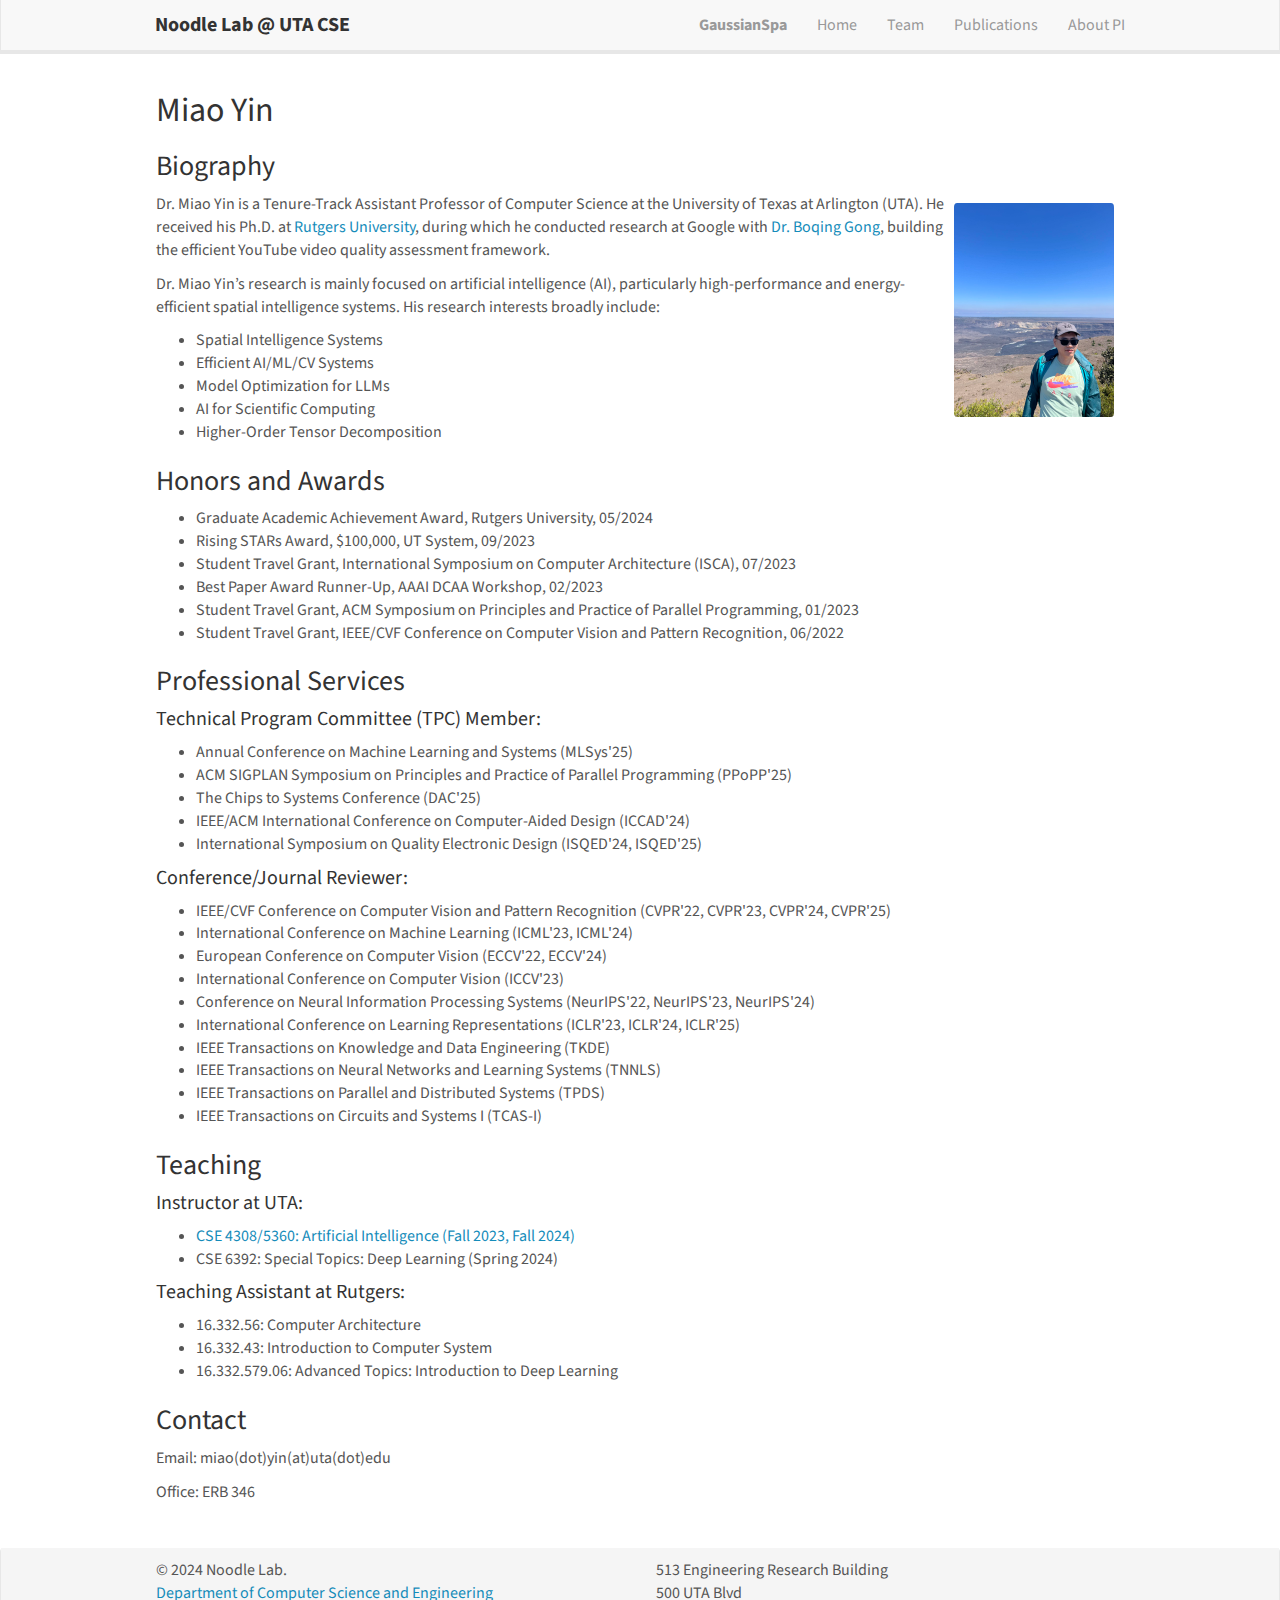
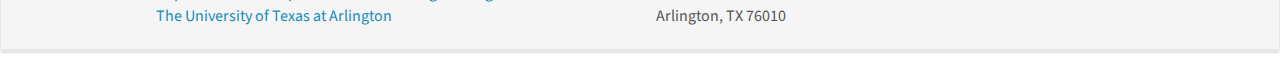
<file: about.html>
<!DOCTYPE html>
<html>

  <head>
  <meta charset="utf-8">
  <meta http-equiv="X-UA-Compatible" content="IE=edge">
  <meta name="viewport" content="width=device-width, initial-scale=1">
  <title>About PI - Noodle Lab</title>
  <meta name="description" content="About the PI.">
  <link rel="stylesheet" href="/css/main.css">
  <link rel="canonical" href="/about.html">
<link rel="shortcut icon" type ="image/x-icon" href="/images/favicon.ico">



</head>


  <body>

    <div class="navbar navbar-default navbar-fixed-top" role="navigation">
  <div class="container-fluid">
	<div class="navbar-header">
	  <button type="button" class="navbar-toggle collapsed" data-toggle="collapse" data-target="#navbar-collapse-1" aria-expanded="false">
		<span class="sr-only">Toggle navigation</span>
		<span class="icon-bar"></span>
		<span class="icon-bar"></span>
		<span class="icon-bar"></span>
	  </button>
	
    <a class="navbar-brand" href="/"><b>Noodle Lab @ UTA CSE</b></a>
	</div>
	<div class="collapse navbar-collapse" id="navbar-collapse-1">
	  <ul class="nav navbar-nav navbar-right">
		<li><a href="https://gaussianspa.github.io/"><b>GaussianSpa</b></a></li>
		<li><a href="/">Home</a></li>	
		<li><a href="/team">Team</a></li>
		<!-- <li><a href="/research">Research</a></li> -->
		<li><a href="/publications">Publications</a></li>
		<li><a href="/about">About PI</a></li>
	  </ul>
	</div>
  </div>
</div>


    <div class="container-fluid">
      <div class="row">
        <div id="textid" class="col-sm-12">
  <h2 id="miao-yin">Miao Yin</h2>

<h3 id="biography">Biography</h3>

<p><img src="/images/teampic/miao3.jpg" alt="" style="width: 160px; float: right; margin: 10px  10px" />
Dr. Miao Yin is a Tenure-Track Assistant Professor of Computer Science at the University of Texas at Arlington (UTA). He received his Ph.D. at <a href="https://rutgers.edu">Rutgers University</a>, during which he conducted research at Google with <a href="http://boqinggong.info/">Dr. Boqing Gong</a>, building the efficient YouTube video quality assessment framework.</p>

<p>Dr. Miao Yin’s research is mainly focused on artificial intelligence (AI), particularly high-performance and energy-efficient spatial intelligence systems. His research interests broadly include:</p>

<ul>
<li>Spatial Intelligence Systems</li>
<li>Efficient AI/ML/CV Systems</li>
<li>Model Optimization for LLMs</li>
<li>AI for Scientific Computing</li>
<li>Higher-Order Tensor Decomposition</li>

</ul>

<h3 id="honors-and-awards">Honors and Awards</h3>
<ul>
<li>Graduate Academic Achievement Award, Rutgers University, 05/2024</li>
<li>Rising STARs Award, $100,000, UT System, 09/2023</li>
<li>Student Travel Grant, International Symposium on Computer Architecture (ISCA), 07/2023</li>
<li>Best Paper Award Runner-Up, AAAI DCAA Workshop, 02/2023</li>
<li>Student Travel Grant, ACM Symposium on Principles and Practice of Parallel Programming, 01/2023</li>
<li>Student Travel Grant, IEEE/CVF Conference on Computer Vision and Pattern Recognition, 06/2022</li>

</ul>

<h3 id="professional-services">Professional Services</h3>
<h4 id="technical-program-committee-tpc-member">Technical Program Committee (TPC) Member:</h4>

<ul>
<li>Annual Conference on Machine Learning and Systems (MLSys'25)</li>
<li>ACM SIGPLAN Symposium on Principles and Practice of Parallel Programming (PPoPP'25)</li>
<li>The Chips to Systems Conference (DAC'25)</li>
<li>IEEE/ACM International Conference on Computer-Aided Design (ICCAD'24)</li>
<li>International Symposium on Quality Electronic Design (ISQED'24, ISQED'25)</li>
<!-- <li>IEEE International Conference on Computer Design (ICCD'24)</li> -->
</ul>

<h4 id="conferencejournal-reviewer">Conference/Journal Reviewer:</h4>

<ul>
<li>IEEE/CVF Conference on Computer Vision and Pattern Recognition (CVPR'22, CVPR'23, CVPR'24, CVPR'25)</li>
<li>International Conference on Machine Learning (ICML'23, ICML'24)</li>
<li>European Conference on Computer Vision (ECCV'22, ECCV'24)</li>
<li>International Conference on Computer Vision (ICCV'23)</li>
<li>Conference on Neural Information Processing Systems (NeurIPS'22, NeurIPS'23, NeurIPS'24)</li>
<li>International Conference on Learning Representations (ICLR'23, ICLR'24, ICLR'25)</li>
<li>IEEE Transactions on Knowledge and Data Engineering (TKDE)</li>
<li>IEEE Transactions on Neural Networks and Learning Systems (TNNLS)</li>
<li>IEEE Transactions on Parallel and Distributed Systems (TPDS)</li>
<li>IEEE Transactions on Circuits and Systems I (TCAS-I)</li>
</ul>

<h3 id="teaching">Teaching</h3>
<h4 id="instructor-at-uta">Instructor at UTA:</h4>
<ul>
<li><a href="/teaching/ai">CSE 4308/5360: Artificial Intelligence (Fall 2023, Fall 2024)</a></li>
<li>CSE 6392: Special Topics: Deep Learning (Spring 2024)</li>
</ul>

<h4 id="teaching-assistant-at-rutgers">Teaching Assistant at Rutgers:</h4>
<ul>
<li>16.332.56: Computer Architecture</li>
<li>16.332.43: Introduction to Computer System</li>
<li>16.332.579.06: Advanced Topics: Introduction to Deep Learning</li>
</ul>

<h3 id="contact">Contact</h3>
<p>Email: miao(dot)yin(at)uta(dot)edu</p>

<p>Office: ERB 346</p>

<p><br /></p>

</div>

      </div>
    </div>

    <div id="footer" class="panel">
  <div class="panel-footer">
	<div class="container-fluid">
	  <div class="row">
		<div class="col-sm-6">

		  <p>&copy 2024 Noodle Lab. <br />
			<a href="https://www.uta.edu/academics/schools-colleges/engineering/academics/departments/cse">Department of Computer Science and Engineering</a> <br />
			<a href="https://www.uta.edu/">The University of Texas at Arlington</a></p>


		   <p>  </p><p>


		</div>
		<div class="col-sm-6">
		  513 Engineering Research Building<br />
		  500 UTA Blvd <br /> 
		  Arlington, TX 76010 <br />
            <!-- (<a href="https://goo.gl/maps/H2RjutkyoUH2">Maps</a>, <a href="http://www.physics.leidenuniv.nl/travel-directions">Directions</a>) -->
		</div>
	  </div>
	</div>
  </div>
</div>

<script src="https://ajax.googleapis.com/ajax/libs/jquery/1.11.3/jquery.min.js"></script>
<script src="/js/bootstrap.min.js"></script>


  </body>

</html>
</file>
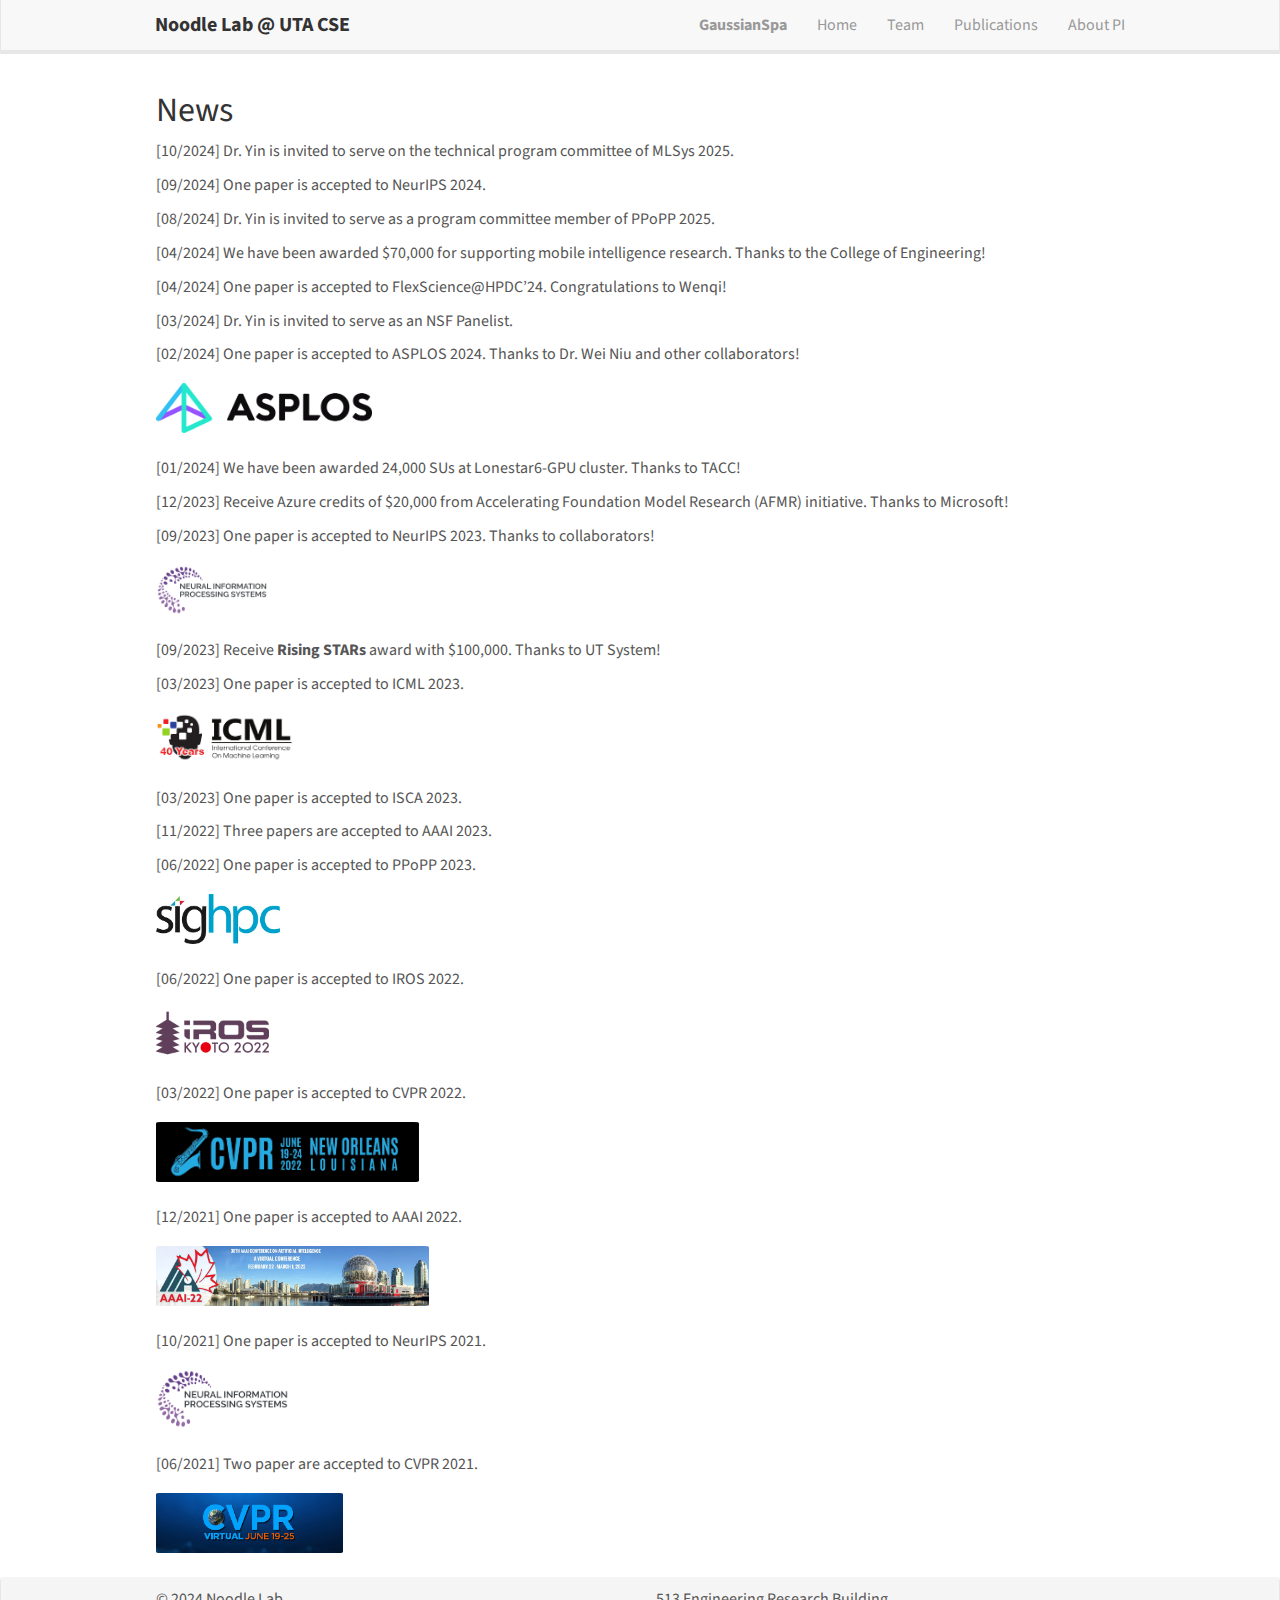
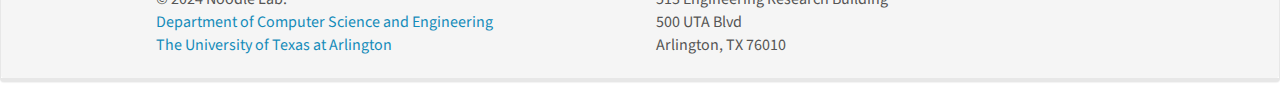
<file: allnews.html>
<!DOCTYPE html>
<html>

  <head>
  <meta charset="utf-8">
  <meta http-equiv="X-UA-Compatible" content="IE=edge">
  <meta name="viewport" content="width=device-width, initial-scale=1">
  <title>News - Noodle Lab</title>
  <meta name="description" content="Noodle Lab at the University of Texas at Arlington">
  <link rel="stylesheet" href="/css/main.css">
  <link rel="canonical" href="/allnews.html">
<link rel="shortcut icon" type ="image/x-icon" href="/images/favicon.ico">



</head>


  <body>

    <div class="navbar navbar-default navbar-fixed-top" role="navigation">
  <div class="container-fluid">
	<div class="navbar-header">
	  <button type="button" class="navbar-toggle collapsed" data-toggle="collapse" data-target="#navbar-collapse-1" aria-expanded="false">
		<span class="sr-only">Toggle navigation</span>
		<span class="icon-bar"></span>
		<span class="icon-bar"></span>
		<span class="icon-bar"></span>
	  </button>
	
    <a class="navbar-brand" href="/"><b>Noodle Lab @ UTA CSE</b></a>
	</div>
	<div class="collapse navbar-collapse" id="navbar-collapse-1">
	  <ul class="nav navbar-nav navbar-right">
		<li><a href="https://gaussianspa.github.io/"><b>GaussianSpa</b></a></li>
		<li><a href="/">Home</a></li>	
		<li><a href="/team">Team</a></li>
		<!-- <li><a href="/research">Research</a></li> -->
		<li><a href="/publications">Publications</a></li>
		<li><a href="/about">About PI</a></li>
	  </ul>
	</div>
  </div>
</div>


    <div class="container-fluid">
      <div class="row">
        <div id="textid" class="col-sm-12">
  <h2 id="news">News</h2>

<p>[10/2024]  Dr. Yin is invited to serve on the technical program committee of MLSys 2025.</p>

<p>[09/2024]  One paper is accepted to NeurIPS 2024.</p>

<p>[08/2024]  Dr. Yin is invited to serve as a program committee member of PPoPP 2025.</p>

<p>[04/2024]  We have been awarded $70,000 for supporting mobile intelligence research. Thanks to the College of Engineering!</p>

<p>[04/2024]  One paper is accepted to FlexScience@HPDC’24. Congratulations to Wenqi!</p>

<p>[03/2024]  Dr. Yin is invited to serve as an NSF Panelist.</p>

<p>[02/2024]  One paper is accepted to ASPLOS 2024. Thanks to Dr. Wei Niu and other collaborators! <img src="/images/newspic/asplos.png" class="img-responsive" style="max-height: 50px" /></p>

<p>[01/2024]  We have been awarded 24,000 SUs at Lonestar6-GPU cluster. Thanks to TACC!</p>

<p>[12/2023]  Receive Azure credits of $20,000 from Accelerating Foundation Model Research (AFMR) initiative. Thanks to Microsoft!</p>

<p>[09/2023]  One paper is accepted to NeurIPS 2023. Thanks to collaborators! <img src="/images/newspic/neurips2023.png" class="img-responsive" style="max-height: 50px" /></p>

<p>[09/2023]  Receive <b>Rising STARs</b> award with $100,000. Thanks to UT System!</p>

<p>[03/2023]  One paper is accepted to ICML 2023. <img src="/images/newspic/icml2023.png" class="img-responsive" style="max-height: 50px" /></p>

<p>[03/2023]  One paper is accepted to ISCA 2023.</p>

<p>[11/2022]  Three papers are accepted to AAAI 2023.</p>

<p>[06/2022]  One paper is accepted to PPoPP 2023. <img src="/images/newspic/ppopp2023.jpg" class="img-responsive" style="max-height: 50px" /></p>

<p>[06/2022]  One paper is accepted to IROS 2022. <img src="/images/newspic/iros2022.png" class="img-responsive" style="max-height: 50px" /></p>

<p>[03/2022]  One paper is accepted to CVPR 2022. <img src="/images/newspic/cvpr2022.png" class="img-responsive" style="max-height: 60px" /></p>

<p>[12/2021]  One paper is accepted to AAAI 2022. <img src="/images/newspic/aaai2022.png" class="img-responsive" style="max-height: 60px" /></p>

<p>[10/2021]  One paper is accepted to NeurIPS 2021. <img src="/images/newspic/nips2021.png" class="img-responsive" style="max-height: 60px" /></p>

<p>[06/2021]  Two paper are accepted to CVPR 2021. <img src="/images/newspic/cvpr2021.jpg" class="img-responsive" style="max-height: 60px" /></p>


</div>

      </div>
    </div>

    <div id="footer" class="panel">
  <div class="panel-footer">
	<div class="container-fluid">
	  <div class="row">
		<div class="col-sm-6">

		  <p>&copy 2024 Noodle Lab. <br />
			<a href="https://www.uta.edu/academics/schools-colleges/engineering/academics/departments/cse">Department of Computer Science and Engineering</a> <br />
			<a href="https://www.uta.edu/">The University of Texas at Arlington</a></p>


		   <p>  </p><p>


		</div>
		<div class="col-sm-6">
		  513 Engineering Research Building<br />
		  500 UTA Blvd <br /> 
		  Arlington, TX 76010 <br />
            <!-- (<a href="https://goo.gl/maps/H2RjutkyoUH2">Maps</a>, <a href="http://www.physics.leidenuniv.nl/travel-directions">Directions</a>) -->
		</div>
	  </div>
	</div>
  </div>
</div>

<script src="https://ajax.googleapis.com/ajax/libs/jquery/1.11.3/jquery.min.js"></script>
<script src="/js/bootstrap.min.js"></script>


  </body>

</html>
</file>
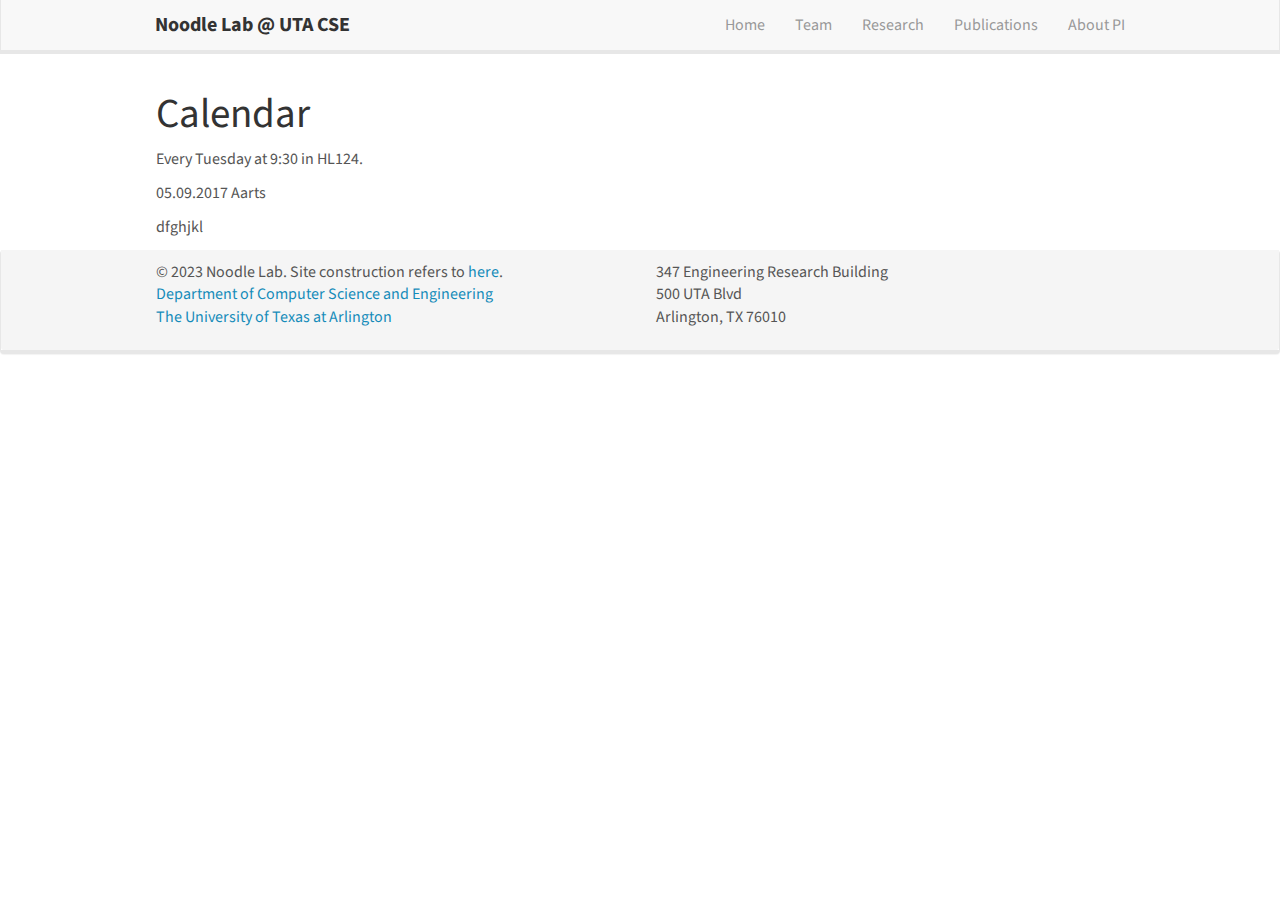
<file: aoa.html>
<!DOCTYPE html>
<html>

  <head>
  <meta charset="utf-8">
  <meta http-equiv="X-UA-Compatible" content="IE=edge">
  <meta name="viewport" content="width=device-width, initial-scale=1">
  <title>Noodle Lab - AOA</title>
  <meta name="description" content="AOA">
  <link rel="stylesheet" href="/css/main.css">
  <link rel="canonical" href="/aoa.html">
<link rel="shortcut icon" type ="image/x-icon" href="/images/favicon.ico">



</head>


  <body>

    <div class="navbar navbar-default navbar-fixed-top" role="navigation">
  <div class="container-fluid">
	<div class="navbar-header">
	  <button type="button" class="navbar-toggle collapsed" data-toggle="collapse" data-target="#navbar-collapse-1" aria-expanded="false">
		<span class="sr-only">Toggle navigation</span>
		<span class="icon-bar"></span>
		<span class="icon-bar"></span>
		<span class="icon-bar"></span>
	  </button>
	
    <a class="navbar-brand" href="/"><b>Noodle Lab @ UTA CSE</b></a>
	</div>
	<div class="collapse navbar-collapse" id="navbar-collapse-1">
	  <ul class="nav navbar-nav navbar-right">
		<li><a href="/">Home</a></li>	
		<li><a href="/team">Team</a></li>
		<li><a href="/research">Research</a></li>
		<!-- <li><a href="/vacancies">Vacancies</a></li> -->
		<li><a href="/publications">Publications</a></li>
		<li><a href="/about">About PI</a></li>
	  </ul>
	</div>
  </div>
</div>


    <div class="container-fluid">
      <div class="row">
        <div id="textid" class="col-sm-12">
  <h1 id="calendar">Calendar</h1>

<p>Every Tuesday at 9:30 in HL124.</p>

<p>05.09.2017 Aarts</p>

<p>dfghjkl</p>

</div>

      </div>
    </div>

    <div id="footer" class="panel">
  <div class="panel-footer">
	<div class="container-fluid">
	  <div class="row">
		<div class="col-sm-6">

		  <p>&copy 2023 Noodle Lab. Site construction refers to <a href="http://www.allanlab.org/">here</a>.<br />
			<a href="https://www.uta.edu/academics/schools-colleges/engineering/academics/departments/cse">Department of Computer Science and Engineering</a> <br />
			<a href="https://www.uta.edu/">The University of Texas at Arlington</a></p>


		   <p>  </p><p>


		</div>
		<div class="col-sm-6">
		  347 Engineering Research Building<br />
		  500 UTA Blvd <br /> 
		  Arlington, TX 76010 <br />
            <!-- (<a href="https://goo.gl/maps/H2RjutkyoUH2">Maps</a>, <a href="http://www.physics.leidenuniv.nl/travel-directions">Directions</a>) -->
		</div>
	  </div>
	</div>
  </div>
</div>

<script src="https://ajax.googleapis.com/ajax/libs/jquery/1.11.3/jquery.min.js"></script>
<script src="/js/bootstrap.min.js"></script>


  </body>

</html>
</file>
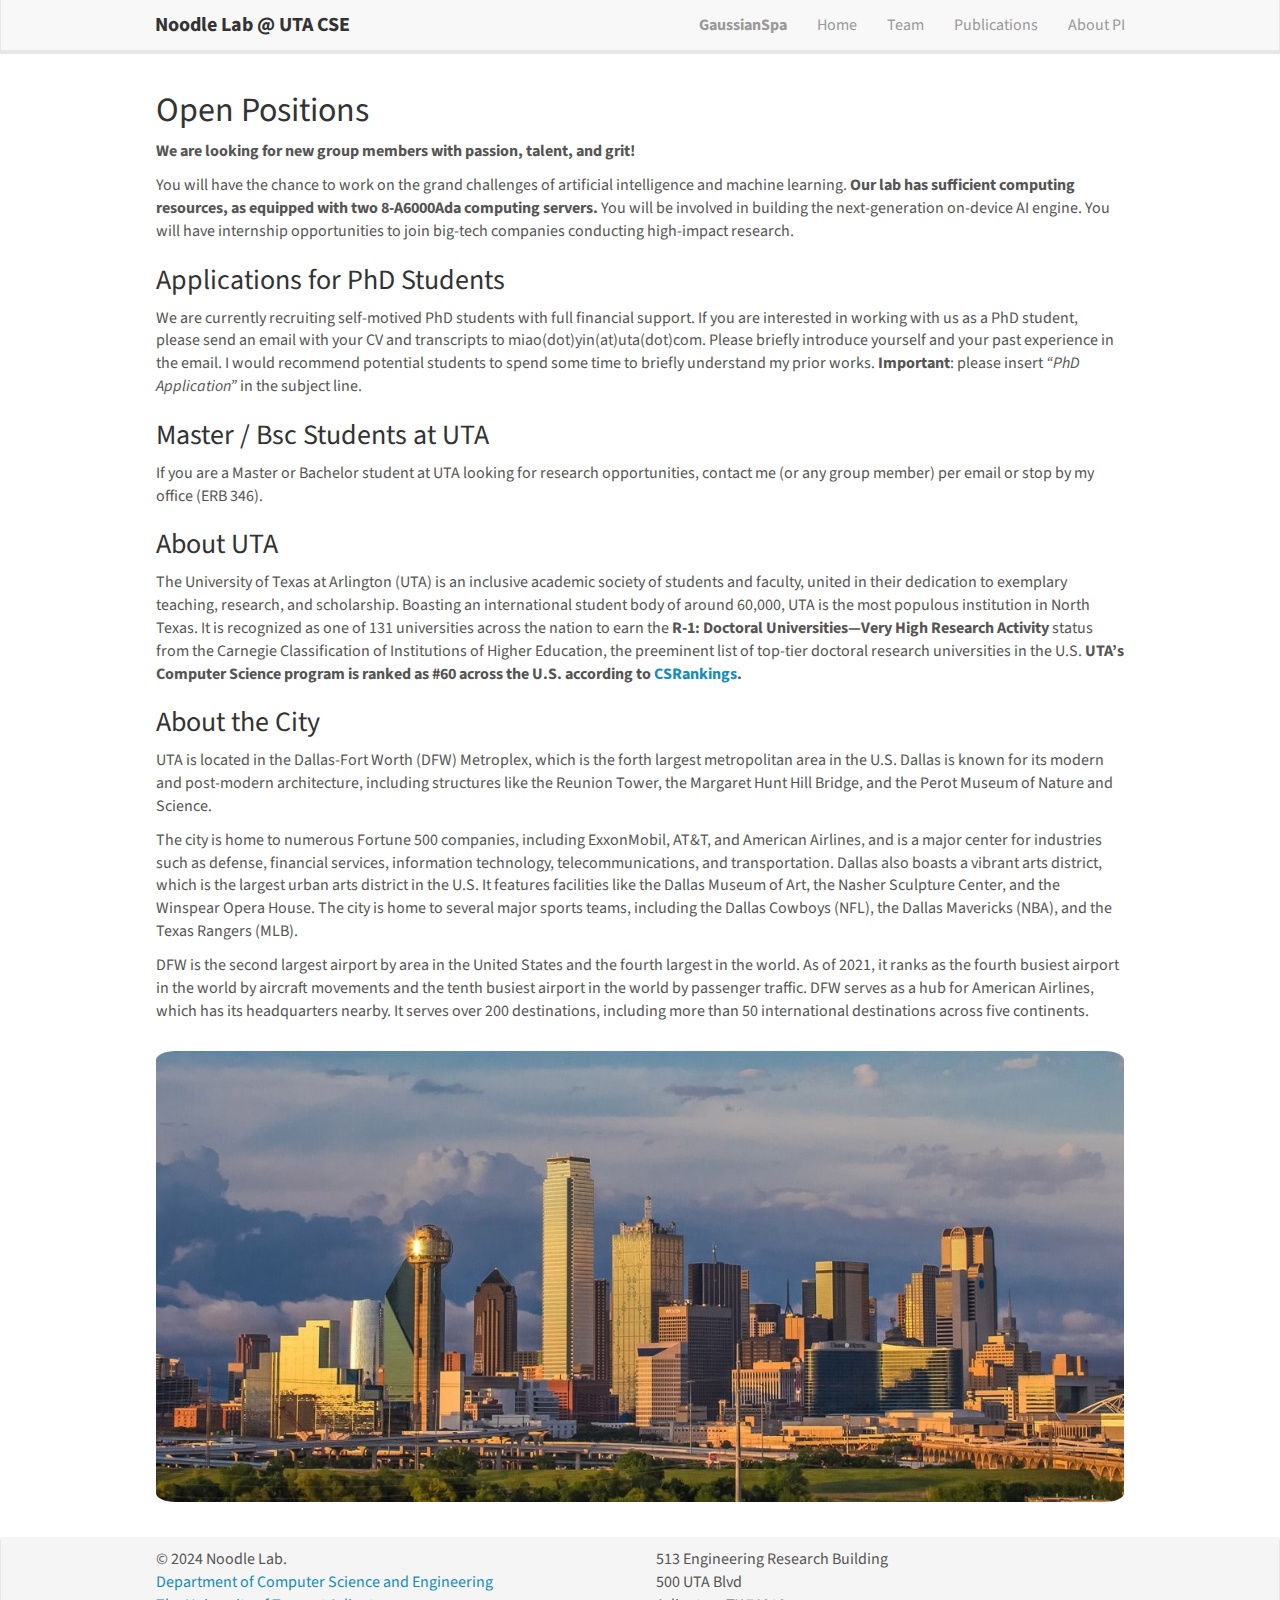
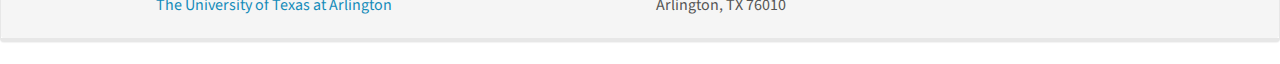
<file: openings.html>
<!DOCTYPE html>
<html>

  <head>
  <meta charset="utf-8">
  <meta http-equiv="X-UA-Compatible" content="IE=edge">
  <meta name="viewport" content="width=device-width, initial-scale=1">
  <title>Openings - Noodle Labs</title>
  <meta name="description" content="Openings">
  <link rel="stylesheet" href="/css/main.css">
  <link rel="canonical" href="/openings">
<link rel="shortcut icon" type ="image/x-icon" href="/images/favicon.ico">



</head>


  <body>

    <div class="navbar navbar-default navbar-fixed-top" role="navigation">
  <div class="container-fluid">
	<div class="navbar-header">
	  <button type="button" class="navbar-toggle collapsed" data-toggle="collapse" data-target="#navbar-collapse-1" aria-expanded="false">
		<span class="sr-only">Toggle navigation</span>
		<span class="icon-bar"></span>
		<span class="icon-bar"></span>
		<span class="icon-bar"></span>
	  </button>
	
    <a class="navbar-brand" href="/"><b>Noodle Lab @ UTA CSE</b></a>
	</div>
	<div class="collapse navbar-collapse" id="navbar-collapse-1">
	  <ul class="nav navbar-nav navbar-right">
		<li><a href="https://gaussianspa.github.io/"><b>GaussianSpa</b></a></li>
		<li><a href="/">Home</a></li>	
		<li><a href="/team">Team</a></li>
		<!-- <li><a href="/research">Research</a></li> -->
		<li><a href="/publications">Publications</a></li>
		<li><a href="/about">About PI</a></li>
	  </ul>
	</div>
  </div>
</div>


    <div class="container-fluid">
      <div class="row">
        <div id="textid" class="col-sm-12">
  <h2 id="open-positions">Open Positions</h2>

<p><strong>We are looking for new group members with passion, talent, and grit!</strong></p>

<p>You will have the chance to work on the grand challenges of artificial intelligence and machine learning. <strong>Our lab has sufficient computing resources, as equipped with two 8-A6000Ada computing servers.</strong> You will be involved in building the next-generation on-device AI engine. You will have internship opportunities to join big-tech companies conducting high-impact research.</p>

<h3 id="applications-for-phd-students">Applications for PhD Students</h3>
<p>We are currently recruiting self-motived PhD students with full financial support. If you are interested in working with us as a PhD student, please send an email with your CV and transcripts to miao(dot)yin(at)uta(dot)com. Please briefly introduce yourself and your past experience in the email. I would recommend potential students to spend some time to briefly understand my prior works. <strong>Important</strong>: please insert <em>“PhD Application”</em> in the subject line.</p>

<h3 id="master--bsc-students-at-uta">Master / Bsc Students at UTA</h3>
<p>If you are a Master or Bachelor student at UTA looking for research opportunities, contact me (or any group member) per email or stop by my office (ERB 346).</p>

<h3 id="about-uta">About UTA</h3>
<p>The University of Texas at Arlington (UTA) is an inclusive academic society of students and faculty, united in their dedication to exemplary teaching, research, and scholarship. Boasting an international student body of around 60,000, UTA is the most populous institution in North Texas. It is recognized as one of 131 universities across the nation to earn the <strong>R-1: Doctoral Universities—Very High Research Activity</strong> status from the Carnegie Classification of Institutions of Higher Education, the preeminent list of top-tier doctoral research universities in the U.S. <strong>UTA’s Computer Science program is ranked as #60 across the U.S. according to <a href="https://csrankings.org/">CSRankings</a>.</strong></p>

<h3 id="about-the-city">About the City</h3>

<p>UTA is located in the Dallas-Fort Worth (DFW) Metroplex, which is the forth largest metropolitan area in the U.S. Dallas is known for its modern and post-modern architecture, including structures like the Reunion Tower, the Margaret Hunt Hill Bridge, and the Perot Museum of Nature and Science.</p>

<p>The city is home to numerous Fortune 500 companies, including ExxonMobil, AT&amp;T, and American Airlines, and is a major center for industries such as defense, financial services, information technology, telecommunications, and transportation. Dallas also boasts a vibrant arts district, which is the largest urban arts district in the U.S. It features facilities like the Dallas Museum of Art, the Nasher Sculpture Center, and the Winspear Opera House. The city is home to several major sports teams, including the Dallas Cowboys (NFL), the Dallas Mavericks (NBA), and the Texas Rangers (MLB).</p>

<p>DFW is the second largest airport by area in the United States and the fourth largest in the world. As of 2021, it ranks as the fourth busiest airport in the world by aircraft movements and the tenth busiest airport in the world by passenger traffic. DFW serves as a hub for American Airlines, which has its headquarters nearby. It serves over 200 destinations, including more than 50 international destinations across five continents.</p>

<figure>
  <p><img src="/images/picpic/Gallery/dallas1.jpg" width="100%" /></p>
</figure>

</div>

      </div>
    </div>

    <div id="footer" class="panel">
  <div class="panel-footer">
	<div class="container-fluid">
	  <div class="row">
		<div class="col-sm-6">

		  <p>&copy 2024 Noodle Lab. <br />
			<a href="https://www.uta.edu/academics/schools-colleges/engineering/academics/departments/cse">Department of Computer Science and Engineering</a> <br />
			<a href="https://www.uta.edu/">The University of Texas at Arlington</a></p>


		   <p>  </p><p>


		</div>
		<div class="col-sm-6">
		  513 Engineering Research Building<br />
		  500 UTA Blvd <br /> 
		  Arlington, TX 76010 <br />
            <!-- (<a href="https://goo.gl/maps/H2RjutkyoUH2">Maps</a>, <a href="http://www.physics.leidenuniv.nl/travel-directions">Directions</a>) -->
		</div>
	  </div>
	</div>
  </div>
</div>

<script src="https://ajax.googleapis.com/ajax/libs/jquery/1.11.3/jquery.min.js"></script>
<script src="/js/bootstrap.min.js"></script>


  </body>

</html>
</file>
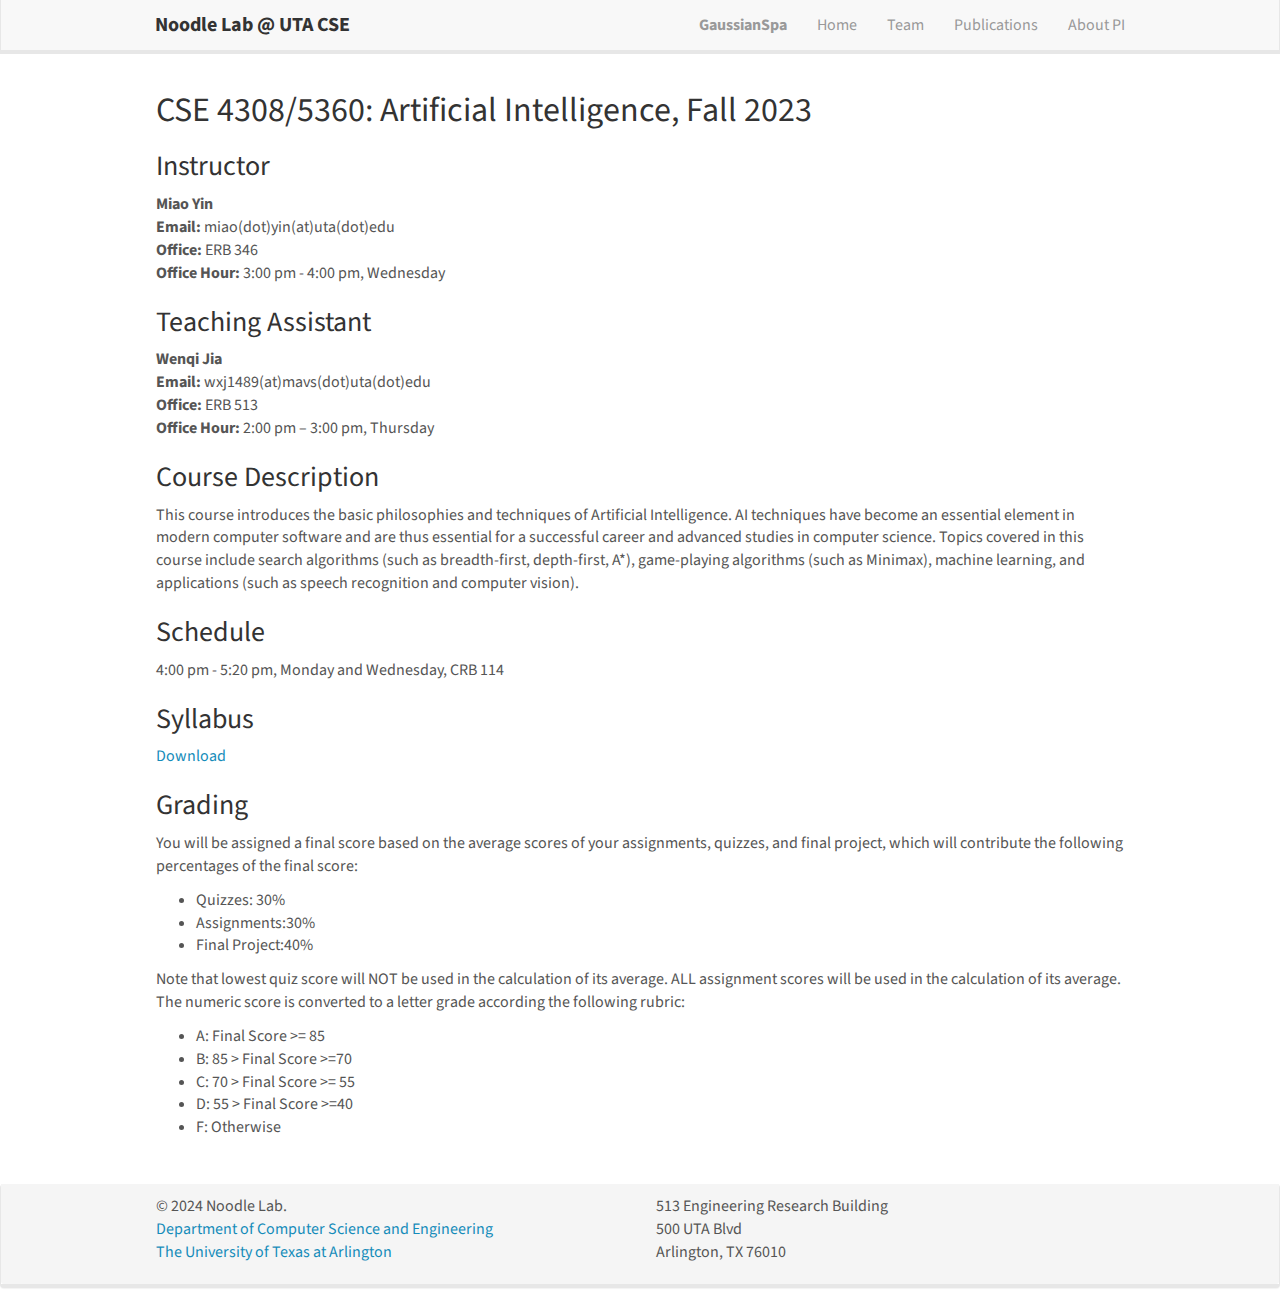
<file: teaching/ai.html>
<!DOCTYPE html>
<html>

  <head>
  <meta charset="utf-8">
  <meta http-equiv="X-UA-Compatible" content="IE=edge">
  <meta name="viewport" content="width=device-width, initial-scale=1">
  <title>CSE4308/5360 - Teaching</title>
  <meta name="description" content="CSE4308/5360 - Teaching">
  <link rel="stylesheet" href="/css/main.css">
  <link rel="canonical" href="/teaching/ai.html">
<link rel="shortcut icon" type ="image/x-icon" href="/images/favicon.ico">



</head>


  <body>

    <div class="navbar navbar-default navbar-fixed-top" role="navigation">
  <div class="container-fluid">
	<div class="navbar-header">
	  <button type="button" class="navbar-toggle collapsed" data-toggle="collapse" data-target="#navbar-collapse-1" aria-expanded="false">
		<span class="sr-only">Toggle navigation</span>
		<span class="icon-bar"></span>
		<span class="icon-bar"></span>
		<span class="icon-bar"></span>
	  </button>
	
    <a class="navbar-brand" href="/"><b>Noodle Lab @ UTA CSE</b></a>
	</div>
	<div class="collapse navbar-collapse" id="navbar-collapse-1">
	  <ul class="nav navbar-nav navbar-right">
		<li><a href="https://gaussianspa.github.io/"><b>GaussianSpa</b></a></li>
		<li><a href="/">Home</a></li>	
		<li><a href="/team">Team</a></li>
		<!-- <li><a href="/research">Research</a></li> -->
		<li><a href="/publications">Publications</a></li>
		<li><a href="/about">About PI</a></li>
	  </ul>
	</div>
  </div>
</div>


    <div class="container-fluid">
      <div class="row">
        <div id="textid" class="col-sm-12">
  <h2 id="cse-43085360-artificial-intelligence-fall-2023">CSE 4308/5360: Artificial Intelligence, Fall 2023</h2>

<h3 id="instructor">Instructor</h3>
<p><strong>Miao Yin</strong><br />
<strong>Email:</strong> miao(dot)yin(at)uta(dot)edu<br />
<strong>Office:</strong> ERB 346<br />
<strong>Office Hour:</strong> 3:00 pm - 4:00 pm, Wednesday</p>

<h3 id="teaching-assistant">Teaching Assistant</h3>

<p><strong>Wenqi Jia</strong><br />
<strong>Email:</strong> wxj1489(at)mavs(dot)uta(dot)edu<br />
<strong>Office:</strong> ERB 513<br />
<strong>Office Hour:</strong> 2:00 pm – 3:00 pm, Thursday</p>

<h3 id="course-description">Course Description</h3>
<p>This course introduces the basic philosophies and techniques of Artificial Intelligence. AI techniques have become an essential element in modern computer software and are thus essential for a successful career and advanced studies in computer science. Topics covered in this course include search algorithms (such as breadth-first, depth-first, A*), game-playing algorithms (such as Minimax), machine learning, and applications (such as speech recognition and computer vision).</p>

<h3 id="schedule">Schedule</h3>
<p>4:00 pm - 5:20 pm, Monday and Wednesday, CRB 114</p>

<h3 id="syllabus">Syllabus</h3>

<p><a href="/downloads/Syllabus_4308_5360_Fall2023.pdf">Download</a></p>

<h3 id="grading">Grading</h3>
<p>You will be assigned a final score based on the average scores of your assignments, quizzes, and final project, which will contribute the following percentages of the final score:</p>
<ul>
  <li>Quizzes: 30%</li>
  <li>Assignments:30%</li>
  <li>Final Project:40%</li>
</ul>

<p>Note that lowest quiz score will NOT be used in the calculation of its average. ALL assignment scores will be used in the calculation of its average. The numeric score is converted to a letter grade according the following rubric:</p>
<ul>
  <li>A: Final Score &gt;= 85</li>
  <li>B: 85 &gt; Final Score &gt;=70</li>
  <li>C: 70 &gt; Final Score &gt;= 55</li>
  <li>D: 55 &gt; Final Score &gt;=40</li>
  <li>F: Otherwise</li>
</ul>

<p><br /></p>


</div>

      </div>
    </div>

    <div id="footer" class="panel">
  <div class="panel-footer">
	<div class="container-fluid">
	  <div class="row">
		<div class="col-sm-6">

		  <p>&copy 2024 Noodle Lab. <br />
			<a href="https://www.uta.edu/academics/schools-colleges/engineering/academics/departments/cse">Department of Computer Science and Engineering</a> <br />
			<a href="https://www.uta.edu/">The University of Texas at Arlington</a></p>


		   <p>  </p><p>


		</div>
		<div class="col-sm-6">
		  513 Engineering Research Building<br />
		  500 UTA Blvd <br /> 
		  Arlington, TX 76010 <br />
            <!-- (<a href="https://goo.gl/maps/H2RjutkyoUH2">Maps</a>, <a href="http://www.physics.leidenuniv.nl/travel-directions">Directions</a>) -->
		</div>
	  </div>
	</div>
  </div>
</div>

<script src="https://ajax.googleapis.com/ajax/libs/jquery/1.11.3/jquery.min.js"></script>
<script src="/js/bootstrap.min.js"></script>


  </body>

</html>
</file>
